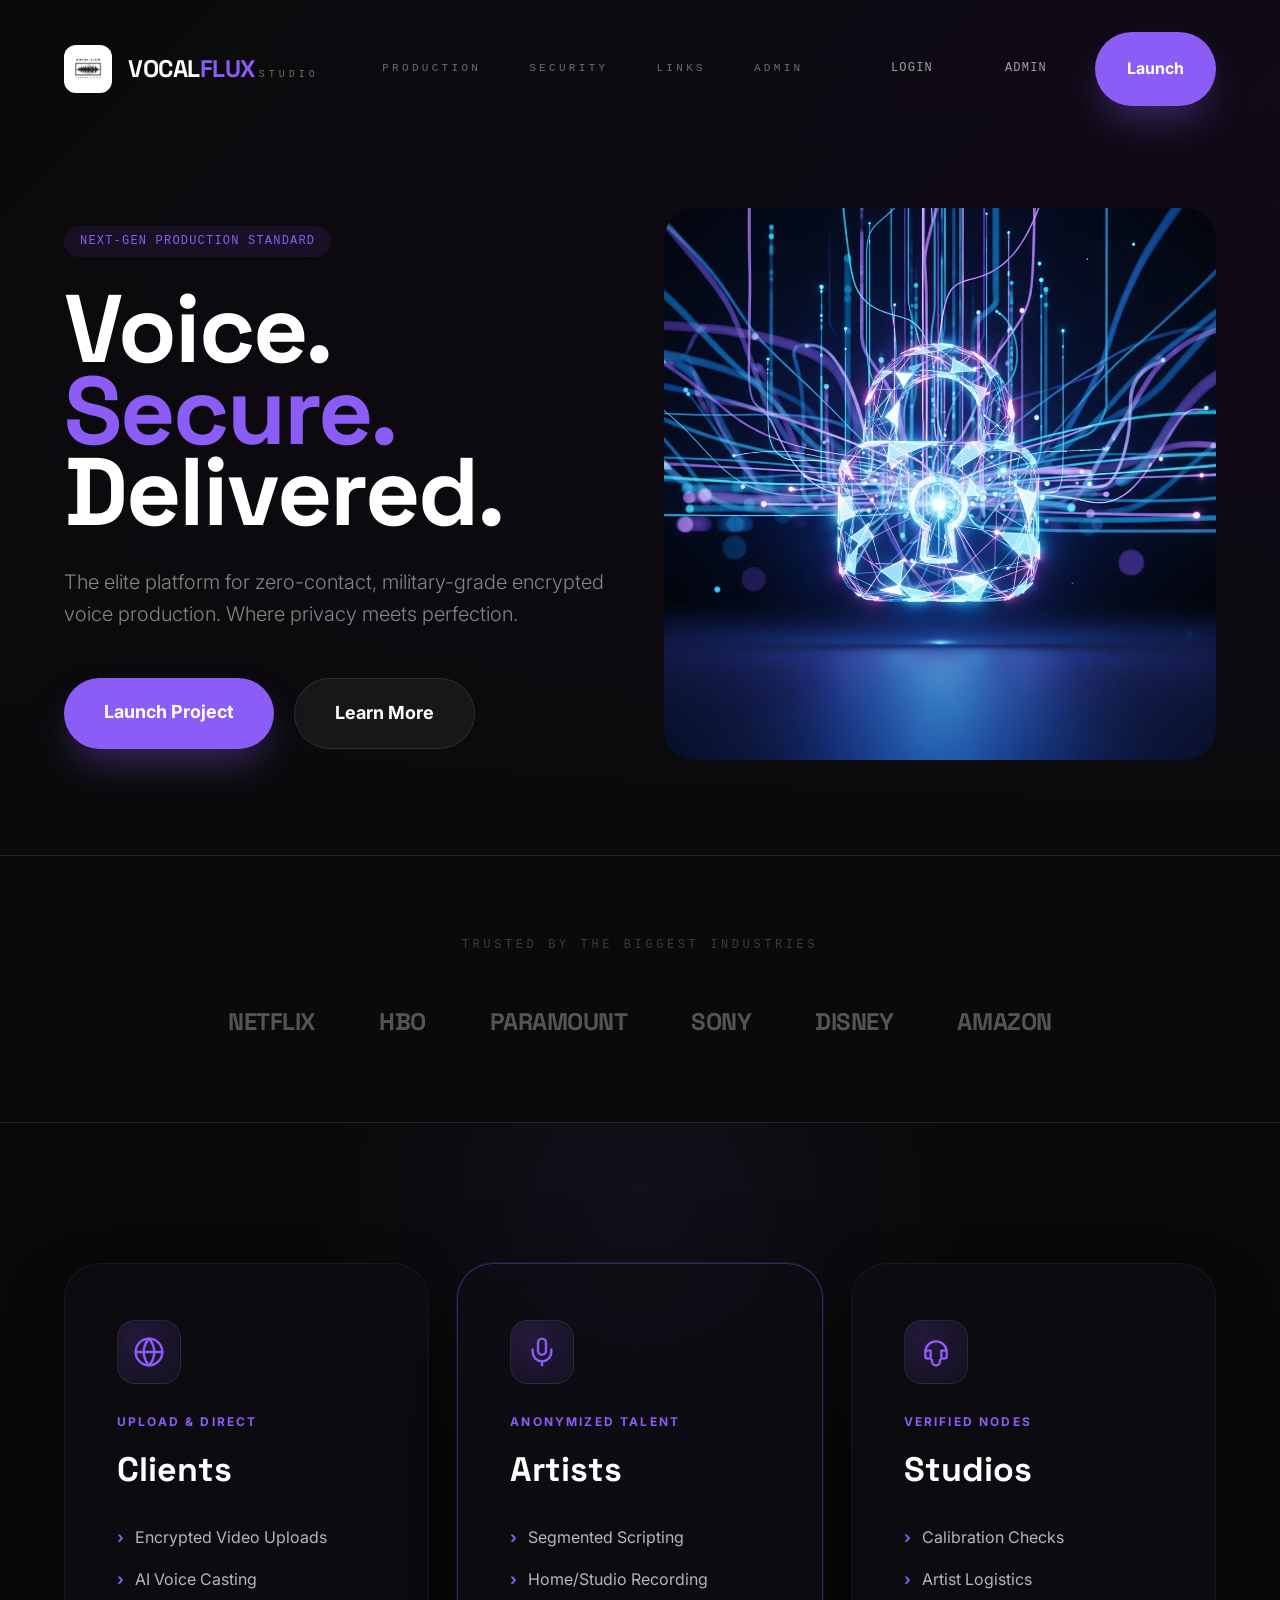
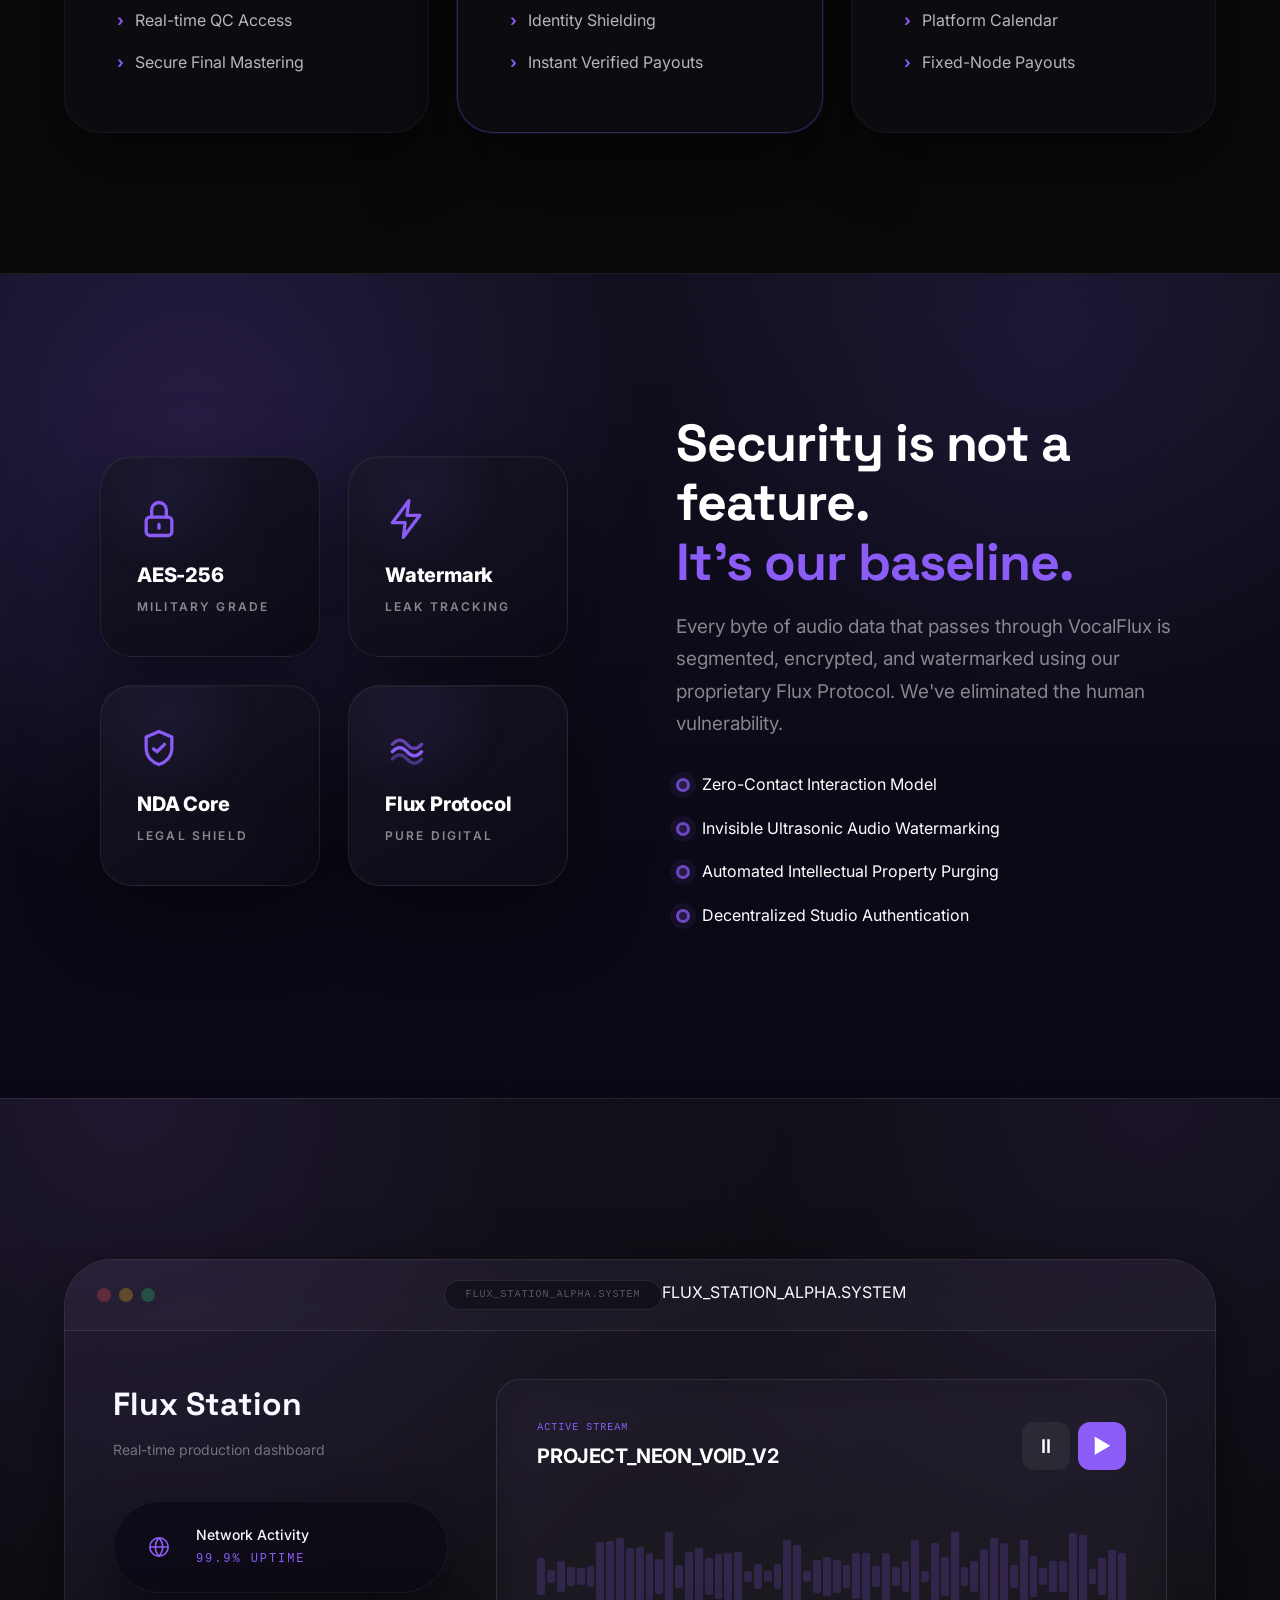
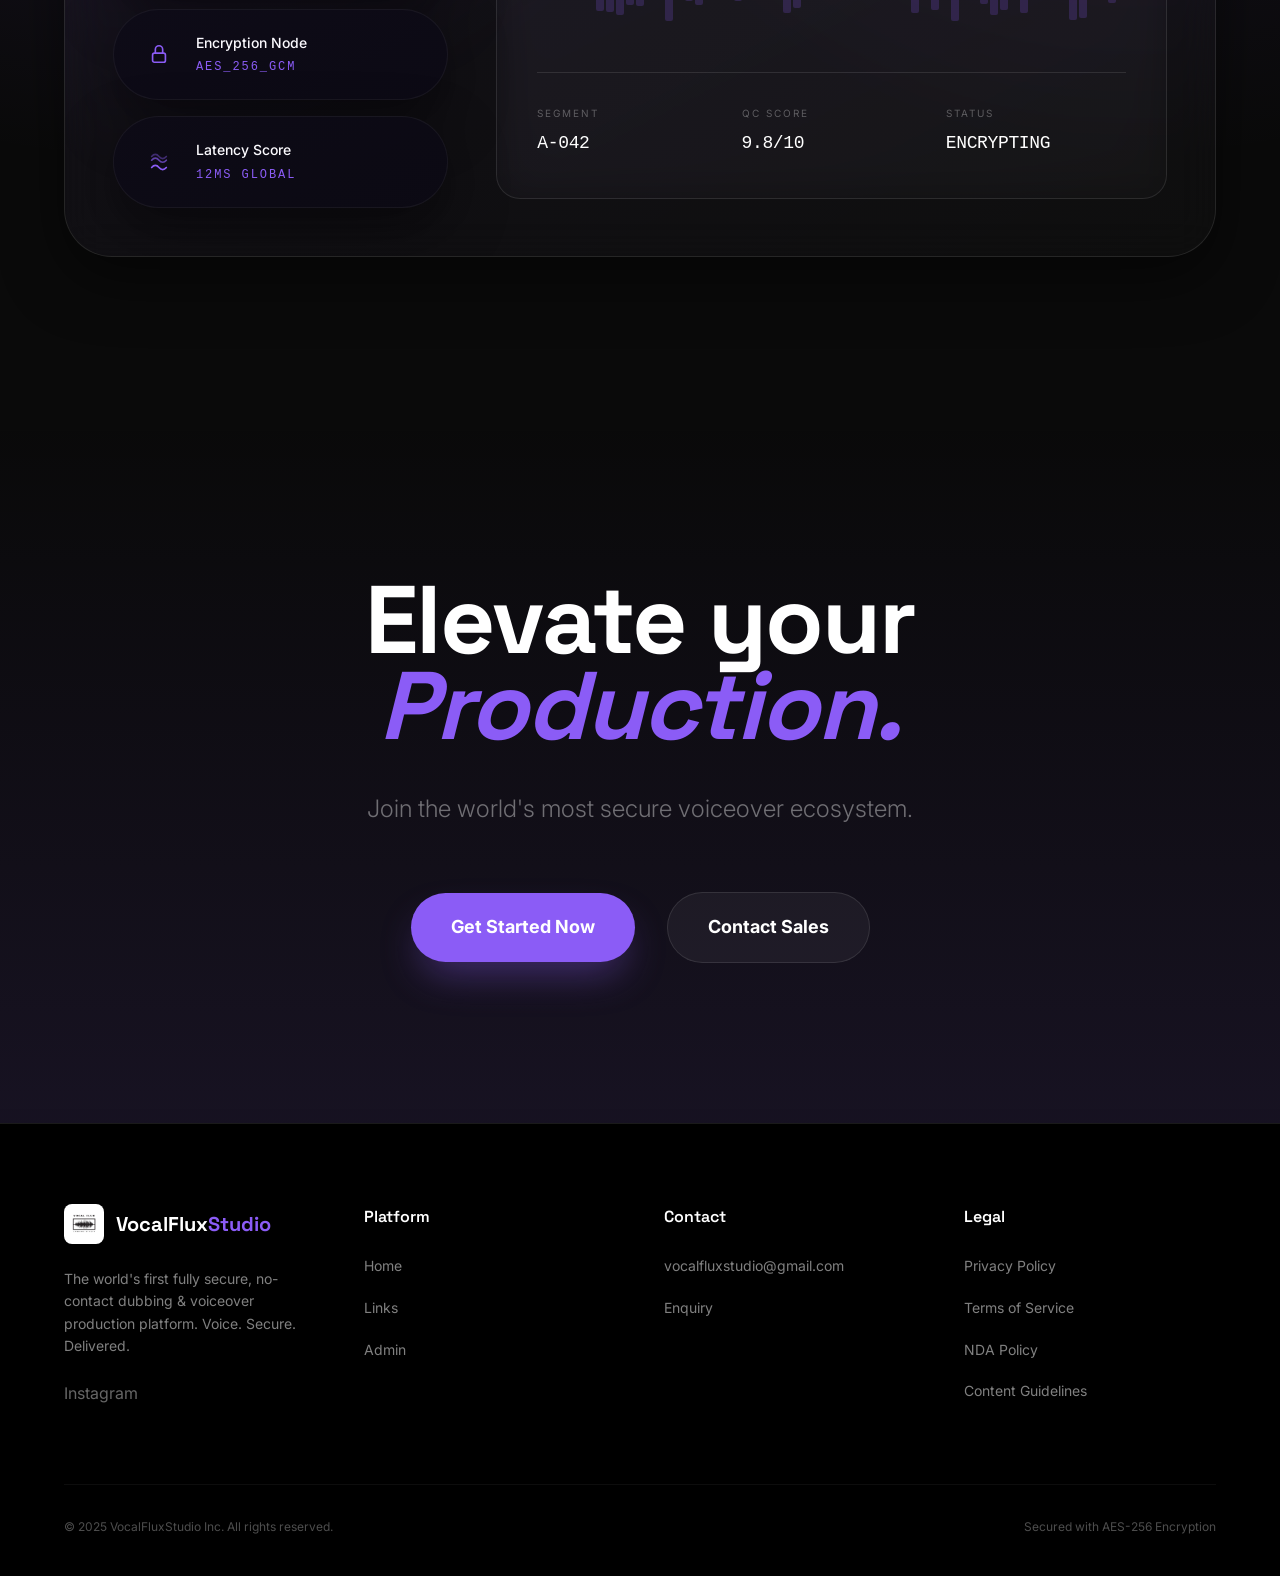
<file: index.html>
<!DOCTYPE html>
<html lang="en">
<head>
    <meta charset="UTF-8" />
    <meta name="viewport" content="width=device-width, initial-scale=1.0, maximum-scale=1" />
    <title>VocalFluxStudio | Secure Dubbing & Voiceover Platform</title>
    <meta name="description" content="VocalFluxStudio is a secure, no-contact voice dubbing marketplace. Voice. Secure. Delivered. No calls. No leaks. Just perfect dubs." />
    <link rel="icon" type="image/png" href="logo.jpg" />
    <link rel="preconnect" href="https://fonts.googleapis.com" crossorigin>
    <link rel="preconnect" href="https://fonts.gstatic.com" crossorigin>
    <link href="https://fonts.googleapis.com/css2?family=Inter:wght@100..900&family=Outfit:wght@100..900&family=Space+Grotesk:wght@300..700&display=swap" rel="stylesheet">
    <link rel="stylesheet" href="styles.css">
</head>
<body>
    <!-- Navigation -->
    <nav id="navbar" class="navbar">
        <div class="container">
            <div class="nav-content">
                <a href="index.html" class="logo">
                    <div class="logo-icon">
                        <img src="logo.jpg" alt="VocalFluxStudio">
                    </div>
                    <div class="logo-text">
                        <span class="logo-main">VOCAL<span class="logo-accent">FLUX</span></span>
                        <span class="logo-sub">Studio</span>
                    </div>
                </a>
                <div class="nav-links">
                    <a href="#how-it-works">Production</a>
                    <a href="#features">Security</a>
                    <a href="index.php">Links</a>
                    <a href="admin/login.php">Admin</a>
                </div>
                <div class="nav-actions">
                    <a href="auth.html" class="btn-ghost">Login</a>
                    <a href="admin/login.php" class="btn-ghost">Admin</a>
                    <a href="auth.html" class="btn-primary">Launch</a>
                </div>
                <button class="mobile-menu-toggle" id="mobileMenuToggle">
                    <span></span>
                    <span></span>
                    <span></span>
                </button>
            </div>
        </div>
        <!-- Mobile Menu -->
        <div class="mobile-menu" id="mobileMenu">
            <div class="mobile-menu-content">
                <a href="#how-it-works" class="mobile-link">Production</a>
                <a href="#features" class="mobile-link">Security</a>
                <a href="index.php" class="mobile-link">Links</a>
                <a href="admin/login.php" class="mobile-link">Admin</a>
                <a href="auth.html" class="btn-outline-mobile">Login</a>
                <a href="index.php" class="btn-primary-mobile">Launch Project</a>
            </div>
        </div>
    </nav>

    <!-- Hero Section -->
    <section class="hero">
        <div class="hero-background">
            <div class="hero-overlay"></div>
        </div>
        <div class="container">
            <div class="hero-content">
                <div class="hero-text">
                    <div class="badge">Next-Gen Production Standard</div>
                    <h1>Voice.<br><span class="accent">Secure.</span><br>Delivered.</h1>
                    <p>The elite platform for zero-contact, military-grade encrypted voice production. Where privacy meets perfection.</p>
                    <div class="hero-actions">
                        <a href="index.php" class="btn-primary-large">Launch Project</a>
                        <a href="#features" class="btn-outline-large">Learn More</a>
                    </div>
                </div>
                <div class="hero-image">
                    <div class="image-wrapper">
                        <img src="hero.png" alt="VocalFluxStudio Platform">
                    </div>
                </div>
            </div>
        </div>
    </section>

    <!-- Trusted By Section -->
    <section class="trusted-by">
        <div class="container">
            <p class="section-label">Trusted by the biggest industries</p>
            <div class="brands">
                <span>NETFLIX</span>
                <span>HBO</span>
                <span>PARAMOUNT</span>
                <span>SONY</span>
                <span>DISNEY</span>
                <span>AMAZON</span>
            </div>
        </div>
    </section>

    <!-- How It Works Section -->
    <section id="how-it-works" class="how-it-works">
        <div class="container">
            <div class="how-cards">
                <article class="how-card">
                    <div class="how-icon globe">
                        <svg viewBox="0 0 24 24" fill="none" stroke="currentColor" stroke-linecap="round" stroke-linejoin="round">
                            <circle cx="12" cy="12" r="10" />
                            <path d="M2 12h20" />
                            <path d="M12 2a15.3 15.3 0 0 1 4 10 15.3 15.3 0 0 1-4 10 15.3 15.3 0 0 1-4-10 15.3 15.3 0 0 1 4-10Z" />
                        </svg>
                    </div>
                    <p class="how-kicker">Upload & Direct</p>
                    <h3>Clients</h3>
                    <ul class="how-list">
                        <li>Encrypted Video Uploads</li>
                        <li>AI Voice Casting</li>
                        <li>Real-time QC Access</li>
                        <li>Secure Final Mastering</li>
                    </ul>
                </article>
                <article class="how-card featured">
                    <div class="how-icon mic">
                        <svg viewBox="0 0 24 24" fill="none" stroke="currentColor" stroke-linecap="round" stroke-linejoin="round">
                            <rect x="9" y="2" width="6" height="12" rx="3" />
                            <path d="M5 10v2a7 7 0 0 0 14 0v-2" />
                            <path d="M12 19v3" />
                        </svg>
                    </div>
                    <p class="how-kicker">Anonymized Talent</p>
                    <h3>Artists</h3>
                    <ul class="how-list">
                        <li>Segmented Scripting</li>
                        <li>Home/Studio Recording</li>
                        <li>Identity Shielding</li>
                        <li>Instant Verified Payouts</li>
                    </ul>
                </article>
                <article class="how-card">
                    <div class="how-icon headset">
                        <svg viewBox="0 0 24 24" fill="none" stroke="currentColor" stroke-linecap="round" stroke-linejoin="round">
                            <path d="M4 12a8 8 0 0 1 16 0v3a2 2 0 0 1-2 2h-2v-6h4" />
                            <path d="M4 12v3a2 2 0 0 0 2 2h2v-6H4" />
                            <path d="M9 18v1a3 3 0 0 0 6 0v-1" />
                        </svg>
                    </div>
                    <p class="how-kicker">Verified Nodes</p>
                    <h3>Studios</h3>
                    <ul class="how-list">
                        <li>Calibration Checks</li>
                        <li>Artist Logistics</li>
                        <li>Platform Calendar</li>
                        <li>Fixed-Node Payouts</li>
                    </ul>
                </article>
            </div>
        </div>
    </section>

    <!-- Security Features Section -->
    <section id="features" class="security-features">
        <div class="container">
            <div class="security-layout">
                <div class="security-left">
                    <div class="security-grid">
                        <article class="security-item">
                            <div class="security-icon" aria-hidden="true">
                                <svg viewBox="0 0 24 24" fill="none" stroke="currentColor" stroke-linecap="round" stroke-linejoin="round">
                                    <rect x="5" y="11" width="14" height="10" rx="2" />
                                    <path d="M8 11V7a4 4 0 0 1 8 0v4" />
                                    <path d="M12 15v2" />
                                </svg>
                            </div>
                            <div class="security-title">AES-256</div>
                            <div class="security-desc">Military grade</div>
                        </article>
                        <article class="security-item">
                            <div class="security-icon" aria-hidden="true">
                                <svg viewBox="0 0 24 24" fill="none" stroke="currentColor" stroke-linecap="round" stroke-linejoin="round">
                                    <path d="M13 2 4 14h7l-1 8 9-12h-7l1-8Z" />
                                </svg>
                            </div>
                            <div class="security-title">Watermark</div>
                            <div class="security-desc">Leak tracking</div>
                        </article>
                        <article class="security-item">
                            <div class="security-icon" aria-hidden="true">
                                <svg viewBox="0 0 24 24" fill="none" stroke="currentColor" stroke-linecap="round" stroke-linejoin="round">
                                    <path d="M12 3 5 6v6c0 5 3.5 8 7 9 3.5-1 7-4 7-9V6l-7-3Z" />
                                    <path d="M9 12.5 11 14l4-4" />
                                </svg>
                            </div>
                            <div class="security-title">NDA Core</div>
                            <div class="security-desc">Legal shield</div>
                        </article>
                        <article class="security-item">
                            <div class="security-icon" aria-hidden="true">
                                <svg viewBox="0 0 24 24" fill="none" stroke="currentColor" stroke-linecap="round" stroke-linejoin="round">
                                    <path d="M4 14c2.5-3 5.5-3 8 0s5.5 3 8 0" />
                                    <path d="M4 10c2.5-3 5.5-3 8 0s5.5 3 8 0" opacity="0.65" />
                                    <path d="M4 18c2.5-3 5.5-3 8 0s5.5 3 8 0" opacity="0.45" />
                                </svg>
                            </div>
                            <div class="security-title">Flux Protocol</div>
                            <div class="security-desc">Pure digital</div>
                        </article>
                    </div>
                </div>
                <div class="security-right">
                    <div class="security-heading">
                        <h2>Security is not a feature.<br><span class="accent">It's our baseline.</span></h2>
                        <p>Every byte of audio data that passes through VocalFlux is segmented, encrypted, and watermarked using our proprietary Flux Protocol. We've eliminated the human vulnerability.</p>
                    </div>
                    <ul class="security-points">
                        <li><span class="point-dot"></span>Zero-Contact Interaction Model</li>
                        <li><span class="point-dot"></span>Invisible Ultrasonic Audio Watermarking</li>
                        <li><span class="point-dot"></span>Automated Intellectual Property Purging</li>
                        <li><span class="point-dot"></span>Decentralized Studio Authentication</li>
                    </ul>
                </div>
            </div>
        </div>
    </section>

    <!-- Flux Station Dashboard Section -->
    <section class="flux-station-section">
        <div class="container">
            <div class="flux-station-card">
                <div class="flux-station-header">
                    <div class="window-controls">
                        <span class="window-dot red"></span>
                        <span class="window-dot yellow"></span>
                        <span class="window-dot green"></span>
                    </div>
                    <div class="flux-station-title">FLUX_STATION_ALPHA.SYSTEM</div>
                </div>
                <div class="flux-station-content">
                    <div class="flux-station-sidebar">
                        <div class="flux-station-info">
                            <h3>Flux Station</h3>
                            <p>Real-time production dashboard</p>
                        </div>
                        <div class="flux-station-stats">
                            <div class="flux-stat-item">
                                <div class="flux-stat-icon" aria-hidden="true">
                                    <svg viewBox="0 0 24 24" fill="none" stroke="currentColor" stroke-linecap="round" stroke-linejoin="round">
                                        <circle cx="12" cy="12" r="10" />
                                        <path d="M2 12h20" />
                                        <path d="M12 2a15.3 15.3 0 0 1 4 10 15.3 15.3 0 0 1-4 10 15.3 15.3 0 0 1-4-10 15.3 15.3 0 0 1 4-10Z" />
                                    </svg>
                                </div>
                                <div class="flux-stat-details">
                                    <div class="flux-stat-label">Network Activity</div>
                                    <div class="flux-stat-value">99.9% Uptime</div>
                                </div>
                            </div>
                            <div class="flux-stat-item">
                                <div class="flux-stat-icon" aria-hidden="true">
                                    <svg viewBox="0 0 24 24" fill="none" stroke="currentColor" stroke-linecap="round" stroke-linejoin="round">
                                        <rect x="5" y="11" width="14" height="10" rx="2" />
                                        <path d="M8 11V7a4 4 0 0 1 8 0v4" />
                                    </svg>
                                </div>
                                <div class="flux-stat-details">
                                    <div class="flux-stat-label">Encryption Node</div>
                                    <div class="flux-stat-value">AES_256_GCM</div>
                                </div>
                            </div>
                            <div class="flux-stat-item">
                                <div class="flux-stat-icon" aria-hidden="true">
                                    <svg viewBox="0 0 24 24" fill="none" stroke="currentColor" stroke-linecap="round" stroke-linejoin="round">
                                        <path d="M4 18c2.5-3 5.5-3 8 0s5.5 3 8 0" />
                                        <path d="M4 10c2.5-3 5.5-3 8 0s5.5 3 8 0" opacity="0.65" />
                                        <path d="M4 6c2.5-3 5.5-3 8 0s5.5 3 8 0" opacity="0.4" />
                                    </svg>
                                </div>
                                <div class="flux-stat-details">
                                    <div class="flux-stat-label">Latency Score</div>
                                    <div class="flux-stat-value">12ms GLOBAL</div>
                                </div>
                            </div>
                        </div>
                    </div>
                    <div class="flux-station-main">
                        <div class="flux-station-panel">
                            <div class="flux-panel-header">
                                <div>
                                    <div class="flux-panel-label">Active Stream</div>
                                    <div class="flux-panel-title">PROJECT_NEON_VOID_V2</div>
                                </div>
                                <div class="flux-panel-actions">
                                    <div class="flux-action-btn">⏸</div>
                                    <div class="flux-action-btn primary">▶</div>
                                </div>
                            </div>
                            <div class="flux-audio-visualizer">
                                <div class="audio-bars" id="audioBars"></div>
                            </div>
                            <div class="flux-panel-stats">
                                <div class="flux-panel-stat">
                                    <div class="flux-panel-stat-label">Segment</div>
                                    <div class="flux-panel-stat-value">A-042</div>
                                </div>
                                <div class="flux-panel-stat">
                                    <div class="flux-panel-stat-label">QC Score</div>
                                    <div class="flux-panel-stat-value">9.8/10</div>
                                </div>
                                <div class="flux-panel-stat">
                                    <div class="flux-panel-stat-label">Status</div>
                                    <div class="flux-panel-stat-value">ENCRYPTING</div>
                                </div>
                            </div>
                        </div>
                    </div>
                </div>
            </div>
        </div>
    </section>

    <!-- CTA Section -->
    <section class="cta-section">
        <div class="container">
            <h2>Elevate your<br><span class="accent italic">Production.</span></h2>
            <p>Join the world's most secure voiceover ecosystem.</p>
            <div class="cta-actions">
                <a href="auth.html" class="btn-primary-large">Get Started Now</a>
                <a href="index.php#enquiry" class="btn-outline-large">Contact Sales</a>
            </div>
        </div>
    </section>

    <!-- Footer -->
    <footer class="footer">
        <div class="container">
            <div class="footer-content">
                <div class="footer-col">
                    <a href="index.html" class="footer-logo">
                        <img src="logo.jpg" alt="VocalFluxStudio" style="width: 40px; height: 40px; border-radius: 8px;">
                        <span>VocalFlux<span class="accent">Studio</span></span>
                    </a>
                    <p>The world's first fully secure, no-contact dubbing & voiceover production platform. Voice. Secure. Delivered.</p>
                    <div class="social-links">
                        <a href="https://www.instagram.com/vocalflux_studio" target="_blank" rel="noopener noreferrer">Instagram</a>
                    </div>
                </div>
                <div class="footer-col">
                    <h4>Platform</h4>
                    <ul>
                        <li><a href="index.html">Home</a></li>
                        <li><a href="index.php">Links</a></li>
                        <li><a href="admin/login.php">Admin</a></li>
                    </ul>
                </div>
                <div class="footer-col">
                    <h4>Contact</h4>
                    <ul>
                        <li><a href="mailto:vocalfluxstudio@gmail.com">vocalfluxstudio@gmail.com</a></li>
                        <li><a href="index.php#enquiry">Enquiry</a></li>
                    </ul>
                </div>
                <div class="footer-col">
                    <h4>Legal</h4>
                    <ul>
                        <li><a href="#privacy">Privacy Policy</a></li>
                        <li><a href="#terms">Terms of Service</a></li>
                        <li><a href="#nda">NDA Policy</a></li>
                        <li><a href="#guidelines">Content Guidelines</a></li>
                    </ul>
                </div>
            </div>
            <div class="footer-bottom">
                <p>© 2025 VocalFluxStudio Inc. All rights reserved.</p>
                <p>Secured with AES-256 Encryption</p>
            </div>
        </div>
    </footer>

    <script src="script.js"></script>
</body>
</html>
</file>
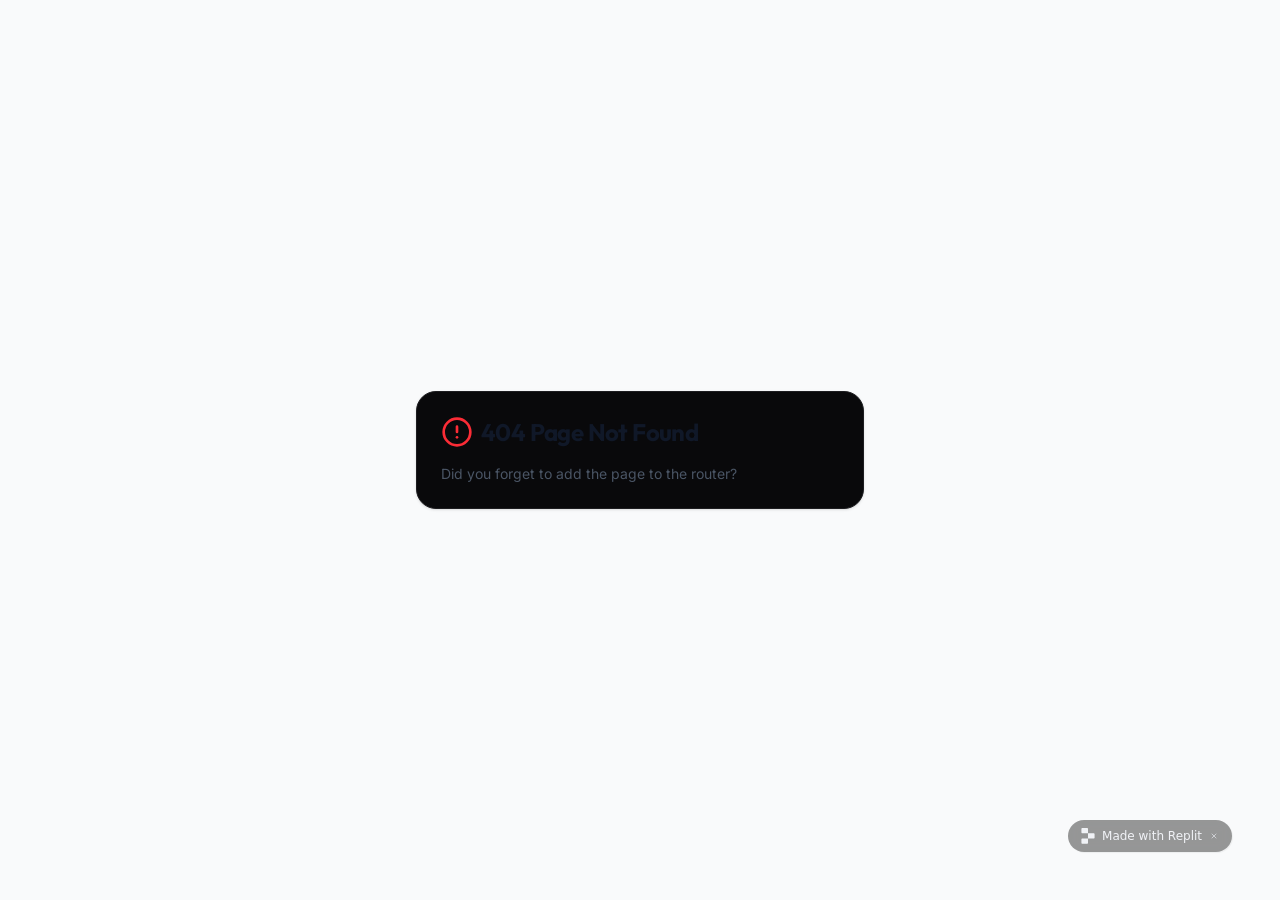
<file: clone/index.html>
<!DOCTYPE html>
<html lang="en">
  <head>
    <meta charset="UTF-8" />
    <meta name="viewport" content="width=device-width, initial-scale=1.0, maximum-scale=1" />

    <title>VocalFluxStudio | Secure Dubbing & Voiceover Platform</title>
    <meta name="description" content="VocalFluxStudio is a secure, no-contact voice dubbing marketplace. Voice. Secure. Delivered. No calls. No leaks. Just perfect dubs." />

    <meta property="og:title" content="VocalFluxStudio | Secure Dubbing Platform" />
    <meta property="og:description" content="Secure, no-contact voice dubbing marketplace. End-to-End Encrypted. Verified Studios." />
    <meta property="og:type" content="website" />
    <meta property="og:image" content="opengraph.jpg" />
    <meta name="twitter:card" content="summary_large_image" />
    <meta name="twitter:site" content="@VocalFluxStudio" />
    <meta name="twitter:title" content="VocalFluxStudio" />
    <meta name="twitter:description" content="Voice. Secure. Delivered. The professional platform for voiceovers and dubbing." />
    <meta name="twitter:image" content="opengraph.jpg" />

    <link rel="icon" type="image/png" href="favicon.png" />
    
    <!-- Ultra-Robust Font Loading -->
    <link rel="preconnect" href="https://fonts.googleapis.com" crossorigin>
    <link rel="preconnect" href="https://fonts.gstatic.com" crossorigin>
    <link href="https://fonts.googleapis.com/css2?family=Inter:wght@100..900&family=Outfit:wght@100..900&family=Space+Grotesk:wght@300..700&display=swap" rel="stylesheet" media="print" onload="this.media='all'">
    <noscript>
      <link href="https://fonts.googleapis.com/css2?family=Inter:wght@100..900&family=Outfit:wght@100..900&family=Space+Grotesk:wght@300..700&display=swap" rel="stylesheet">
    </noscript>
    <script type="module" crossorigin src="index-DhjGQhTn.js"></script>
    <link rel="stylesheet" crossorigin href="index-BLpfRZgO.css">
  </head>
  <body>
    <div id="root"></div>
  <script src="replit-pill.global.js" data-referral-code="n1iaxb34mnr5" data-repl-id="b7fa5604-c000-465d-a30b-2af49e72dc2f"></script></body>
</html>
</file>
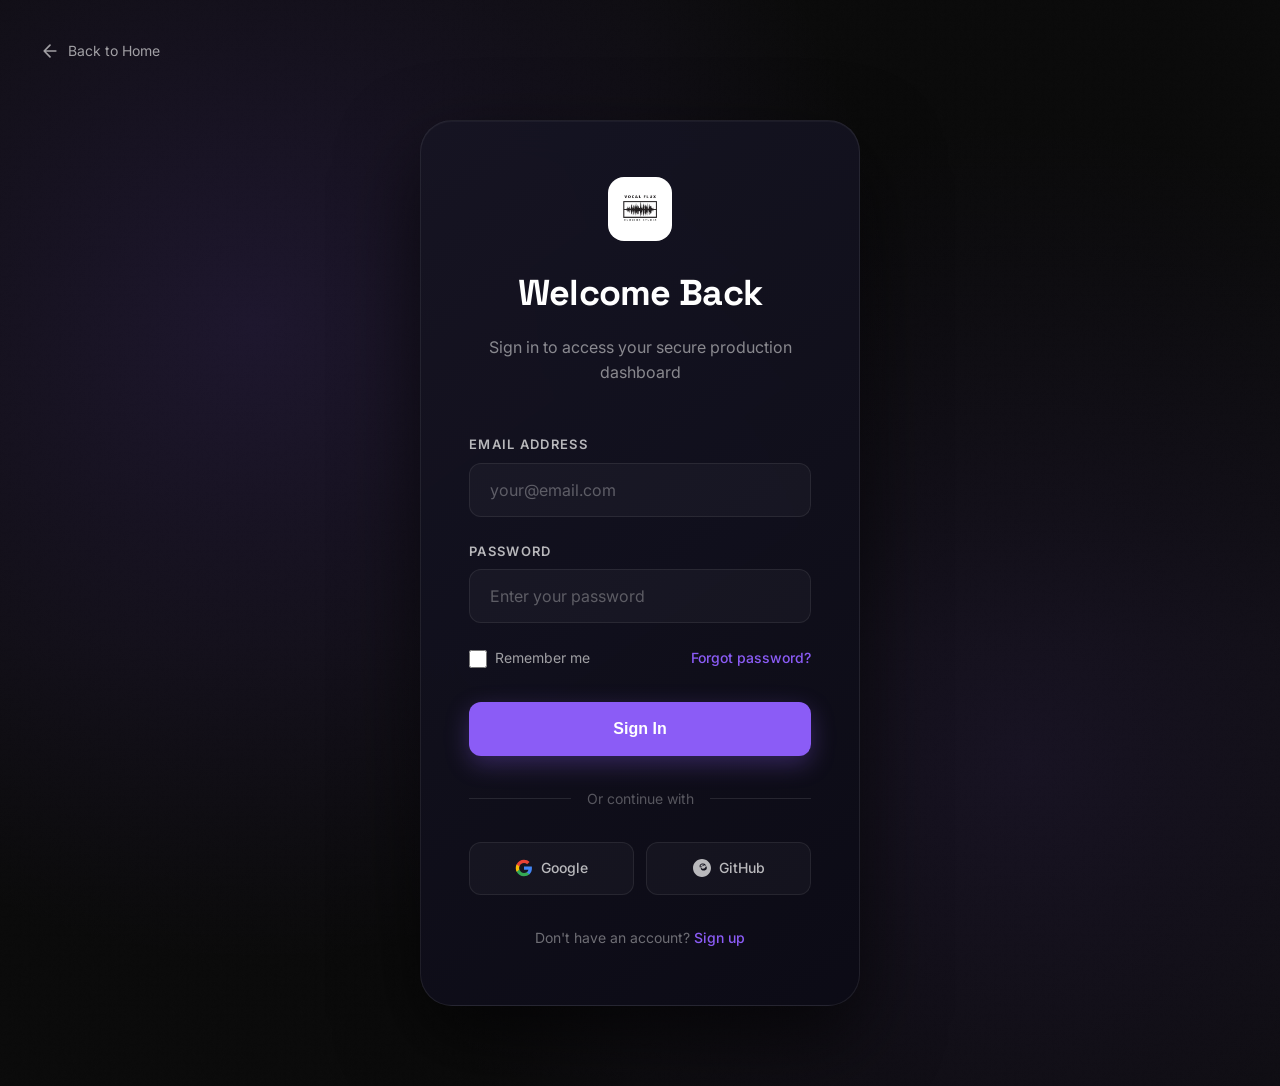
<file: auth.html>
<!DOCTYPE html>
<html lang="en">
<head>
    <meta charset="UTF-8" />
    <meta name="viewport" content="width=device-width, initial-scale=1.0, maximum-scale=1" />
    <title>Login | VocalFluxStudio</title>
    <meta name="description" content="Login to VocalFluxStudio - Secure Dubbing & Voiceover Platform" />
    <link rel="icon" type="image/png" href="logo.jpg" />
    <link rel="preconnect" href="https://fonts.googleapis.com" crossorigin>
    <link rel="preconnect" href="https://fonts.gstatic.com" crossorigin>
    <link href="https://fonts.googleapis.com/css2?family=Inter:wght@100..900&family=Outfit:wght@100..900&family=Space+Grotesk:wght@300..700&display=swap" rel="stylesheet">
    <link rel="stylesheet" href="styles.css">
    <style>
        .auth-page {
            min-height: 100vh;
            display: flex;
            align-items: center;
            justify-content: center;
            padding: 120px 24px 80px;
            position: relative;
            overflow: hidden;
        }

        .auth-background {
            position: absolute;
            inset: 0;
            background:
                radial-gradient(circle at 20% 30%, rgba(139, 92, 246, 0.15), transparent 50%),
                radial-gradient(circle at 80% 70%, rgba(139, 92, 246, 0.1), transparent 50%),
                var(--background);
            z-index: 0;
        }

        .auth-background::before {
            content: '';
            position: absolute;
            inset: 0;
            background: url('[data-uri]') repeat;
            opacity: 0.4;
            pointer-events: none;
        }

        .auth-container {
            position: relative;
            z-index: 1;
            width: 100%;
            max-width: 440px;
        }

        .auth-card {
            background: linear-gradient(145deg, rgba(22, 21, 35, 0.95), rgba(12, 11, 22, 0.98));
            border: 1px solid rgba(255, 255, 255, 0.08);
            border-radius: 32px;
            padding: 56px 48px;
            box-shadow:
                0 32px 80px rgba(0, 0, 0, 0.6),
                inset 0 1px 0 rgba(255, 255, 255, 0.04);
            backdrop-filter: blur(20px);
            -webkit-backdrop-filter: blur(20px);
            position: relative;
            overflow: hidden;
        }

        .auth-card::before {
            content: '';
            position: absolute;
            top: -50%;
            right: -50%;
            width: 300px;
            height: 300px;
            background: radial-gradient(circle, rgba(139, 92, 246, 0.15), transparent 70%);
            filter: blur(60px);
            pointer-events: none;
        }

        .auth-header {
            text-align: center;
            margin-bottom: 48px;
        }

        .auth-logo {
            display: inline-flex;
            align-items: center;
            justify-content: center;
            width: 64px;
            height: 64px;
            border-radius: 16px;
            background: white;
            padding: 8px;
            margin-bottom: 24px;
        }

        .auth-logo img {
            width: 100%;
            height: 100%;
            object-fit: contain;
        }

        .auth-header h1 {
            font-size: 36px;
            font-weight: 900;
            margin-bottom: 12px;
            font-family: 'Space Grotesk', sans-serif;
            letter-spacing: -0.02em;
        }

        .auth-header p {
            color: var(--white-50);
            font-size: 16px;
            line-height: 1.6;
        }

        .auth-form {
            display: flex;
            flex-direction: column;
            gap: 24px;
        }

        .form-group {
            display: flex;
            flex-direction: column;
            gap: 8px;
        }

        .form-label {
            font-size: 13px;
            font-weight: 600;
            color: var(--white-70);
            text-transform: uppercase;
            letter-spacing: 0.1em;
        }

        .form-input {
            width: 100%;
            padding: 16px 20px;
            background: rgba(255, 255, 255, 0.03);
            border: 1px solid rgba(255, 255, 255, 0.08);
            border-radius: 12px;
            color: var(--foreground);
            font-size: 16px;
            font-family: 'Inter', sans-serif;
            transition: all 0.3s ease;
        }

        .form-input:focus {
            outline: none;
            border-color: rgba(139, 92, 246, 0.5);
            background: rgba(255, 255, 255, 0.05);
            box-shadow: 0 0 0 3px rgba(139, 92, 246, 0.1);
        }

        .form-input::placeholder {
            color: var(--white-30);
        }

        .form-options {
            display: flex;
            justify-content: space-between;
            align-items: center;
            font-size: 14px;
        }

        .form-checkbox {
            display: flex;
            align-items: center;
            gap: 8px;
            cursor: pointer;
        }

        .form-checkbox input[type="checkbox"] {
            width: 18px;
            height: 18px;
            accent-color: var(--primary);
            cursor: pointer;
        }

        .form-checkbox label {
            color: var(--white-60);
            cursor: pointer;
        }

        .form-link {
            color: var(--primary);
            text-decoration: none;
            font-weight: 500;
            transition: color 0.3s;
        }

        .form-link:hover {
            color: rgba(139, 92, 246, 0.8);
        }

        .auth-submit {
            width: 100%;
            padding: 18px 32px;
            background: var(--primary);
            color: var(--foreground);
            border: none;
            border-radius: 12px;
            font-size: 16px;
            font-weight: 700;
            cursor: pointer;
            transition: all 0.3s ease;
            box-shadow: 0 8px 24px rgba(139, 92, 246, 0.3);
            margin-top: 8px;
        }

        .auth-submit:hover {
            background: rgba(139, 92, 246, 0.9);
            transform: translateY(-2px);
            box-shadow: 0 12px 32px rgba(139, 92, 246, 0.4);
        }

        .auth-submit:active {
            transform: translateY(0);
        }

        .auth-divider {
            display: flex;
            align-items: center;
            gap: 16px;
            margin: 32px 0;
            color: var(--white-30);
            font-size: 14px;
        }

        .auth-divider::before,
        .auth-divider::after {
            content: '';
            flex: 1;
            height: 1px;
            background: rgba(255, 255, 255, 0.1);
        }

        .auth-social {
            display: grid;
            grid-template-columns: repeat(2, 1fr);
            gap: 12px;
        }

        .social-btn {
            padding: 14px 20px;
            background: rgba(255, 255, 255, 0.03);
            border: 1px solid rgba(255, 255, 255, 0.08);
            border-radius: 12px;
            color: var(--white-70);
            font-size: 14px;
            font-weight: 500;
            cursor: pointer;
            transition: all 0.3s ease;
            display: flex;
            align-items: center;
            justify-content: center;
            gap: 8px;
            text-decoration: none;
        }

        .social-btn:hover {
            background: rgba(255, 255, 255, 0.06);
            border-color: rgba(255, 255, 255, 0.12);
            transform: translateY(-2px);
        }

        .auth-footer {
            text-align: center;
            margin-top: 32px;
            color: var(--white-40);
            font-size: 14px;
        }

        .auth-footer a {
            color: var(--primary);
            text-decoration: none;
            font-weight: 500;
        }

        .auth-footer a:hover {
            text-decoration: underline;
        }

        .back-link {
            position: absolute;
            top: 40px;
            left: 40px;
            display: flex;
            align-items: center;
            gap: 8px;
            color: var(--white-60);
            text-decoration: none;
            font-size: 14px;
            transition: color 0.3s;
            z-index: 10;
        }

        .back-link:hover {
            color: var(--primary);
        }

        @media (max-width: 640px) {
            .auth-card {
                padding: 40px 32px;
            }

            .auth-header h1 {
                font-size: 28px;
            }

            .back-link {
                top: 24px;
                left: 24px;
            }
        }
    </style>
</head>
<body>
    <a href="index.html" class="back-link">
        <svg width="20" height="20" viewBox="0 0 24 24" fill="none" stroke="currentColor" stroke-width="2" stroke-linecap="round" stroke-linejoin="round">
            <path d="M19 12H5M12 19l-7-7 7-7"/>
        </svg>
        Back to Home
    </a>

    <div class="auth-page">
        <div class="auth-background"></div>
        <div class="auth-container">
            <div class="auth-card">
                <div class="auth-header">
                    <div class="auth-logo">
                        <img src="logo.jpg" alt="VocalFluxStudio">
                    </div>
                    <h1>Welcome Back</h1>
                    <p>Sign in to access your secure production dashboard</p>
                </div>

                <form method="post" action="action.php" class="auth-form" id="loginForm">
                    <div class="form-group">
                        <label for="email" class="form-label">Email Address</label>
                        <input 
                            type="email" 
                            id="email" 
                            name="email" 
                            class="form-input" 
                            placeholder="your@email.com"
                            required
                            autocomplete="email"
                        >
                    </div>

                    <div class="form-group">
                        <label for="password" class="form-label">Password</label>
                        <input 
                            type="password" 
                            id="password" 
                            name="password" 
                            class="form-input" 
                            placeholder="Enter your password"
                            required
                            autocomplete="current-password"
                        >
                    </div>

                    <div class="form-options">
                        <div class="form-checkbox">
                            <input type="checkbox" id="remember" name="remember">
                            <label for="remember">Remember me</label>
                        </div>
                        <a href="#" class="form-link">Forgot password?</a>
                    </div>

                    <button type="submit" class="auth-submit">Sign In</button>
                </form>

                <div class="auth-divider">
                    <span>Or continue with</span>
                </div>

                <div class="auth-social">
                    <a href="#" class="social-btn">
                        <svg width="18" height="18" viewBox="0 0 24 24" fill="currentColor">
                            <path d="M22.56 12.25c0-.78-.07-1.53-.2-2.25H12v4.26h5.92c-.26 1.37-1.04 2.53-2.21 3.31v2.77h3.57c2.08-1.92 3.28-4.74 3.28-8.09z" fill="#4285F4"/>
                            <path d="M12 23c2.97 0 5.46-.98 7.28-2.66l-3.57-2.77c-.98.66-2.23 1.06-3.71 1.06-2.86 0-5.29-1.93-6.16-4.53H2.18v2.84C3.99 20.53 7.7 23 12 23z" fill="#34A853"/>
                            <path d="M5.84 14.09c-.22-.66-.35-1.36-.35-2.09s.13-1.43.35-2.09V7.07H2.18C1.43 8.55 1 10.22 1 12s.43 3.45 1.18 4.93l2.85-2.22.81-.62z" fill="#FBBC05"/>
                            <path d="M12 5.38c1.62 0 3.06.56 4.21 1.64l3.15-3.15C17.45 2.09 14.97 1 12 1 7.7 1 3.99 3.47 2.18 7.07l3.66 2.84c.87-2.6 3.3-4.53 6.16-4.53z" fill="#EA4335"/>
                        </svg>
                        Google
                    </a>
                    <a href="#" class="social-btn">
                        <svg width="18" height="18" viewBox="0 0 24 24" fill="currentColor">
                            <path d="M12 0C5.374 0 0 5.373 0 12s5.374 12 12 12 12-5.373 12-12S18.626 0 12 0zm5.568 8.16c-.169 1.858-.896 3.205-2.051 4.038-.577.417-1.305.643-2.117.643-.448 0-.896-.075-1.27-.225-.373-.15-.708-.375-.896-.643-.188-.3-.3-.6-.3-.975 0-.375.15-.675.375-.9.225-.225.525-.375.9-.45.375-.075.75-.15 1.125-.225.3-.075.6-.15.825-.225.225-.075.375-.225.45-.45.075-.225.075-.45 0-.675-.075-.225-.225-.375-.45-.525-.225-.15-.525-.225-.9-.3-.375-.075-.825-.075-1.275 0-.45.075-.825.225-1.125.45-.3.225-.525.525-.6.9-.075.375-.075.75.075 1.125v1.35h-1.5v-1.8c0-.6.15-1.125.45-1.575.3-.45.675-.825 1.125-1.125.45-.3.975-.45 1.575-.525.6-.075 1.2-.075 1.8 0 .6.075 1.125.225 1.575.45.45.225.825.525 1.125.9.3.375.45.825.525 1.35.075.525.075 1.05 0 1.575zm-1.35 6.75c-.3.225-.675.375-1.125.45-.45.075-.975.075-1.5 0-.525-.075-1.05-.225-1.5-.45-.45-.225-.825-.525-1.125-.9-.3-.375-.45-.825-.525-1.35-.075-.525-.075-1.05 0-1.575.075-.525.225-.975.525-1.35.3-.375.675-.675 1.125-.9.45-.225.975-.375 1.5-.45.525-.075 1.05-.075 1.575 0 .525.075 1.05.225 1.5.45.45.225.825.525 1.125.9.3.375.45.825.525 1.35.075.525.075 1.05 0 1.575-.075.525-.225.975-.525 1.35z"/>
                        </svg>
                        GitHub
                    </a>
                </div>

                <div class="auth-footer">
                    Don't have an account? <a href="#">Sign up</a>
                </div>
            </div>
        </div>
    </div>

</body>
</html>
</file>
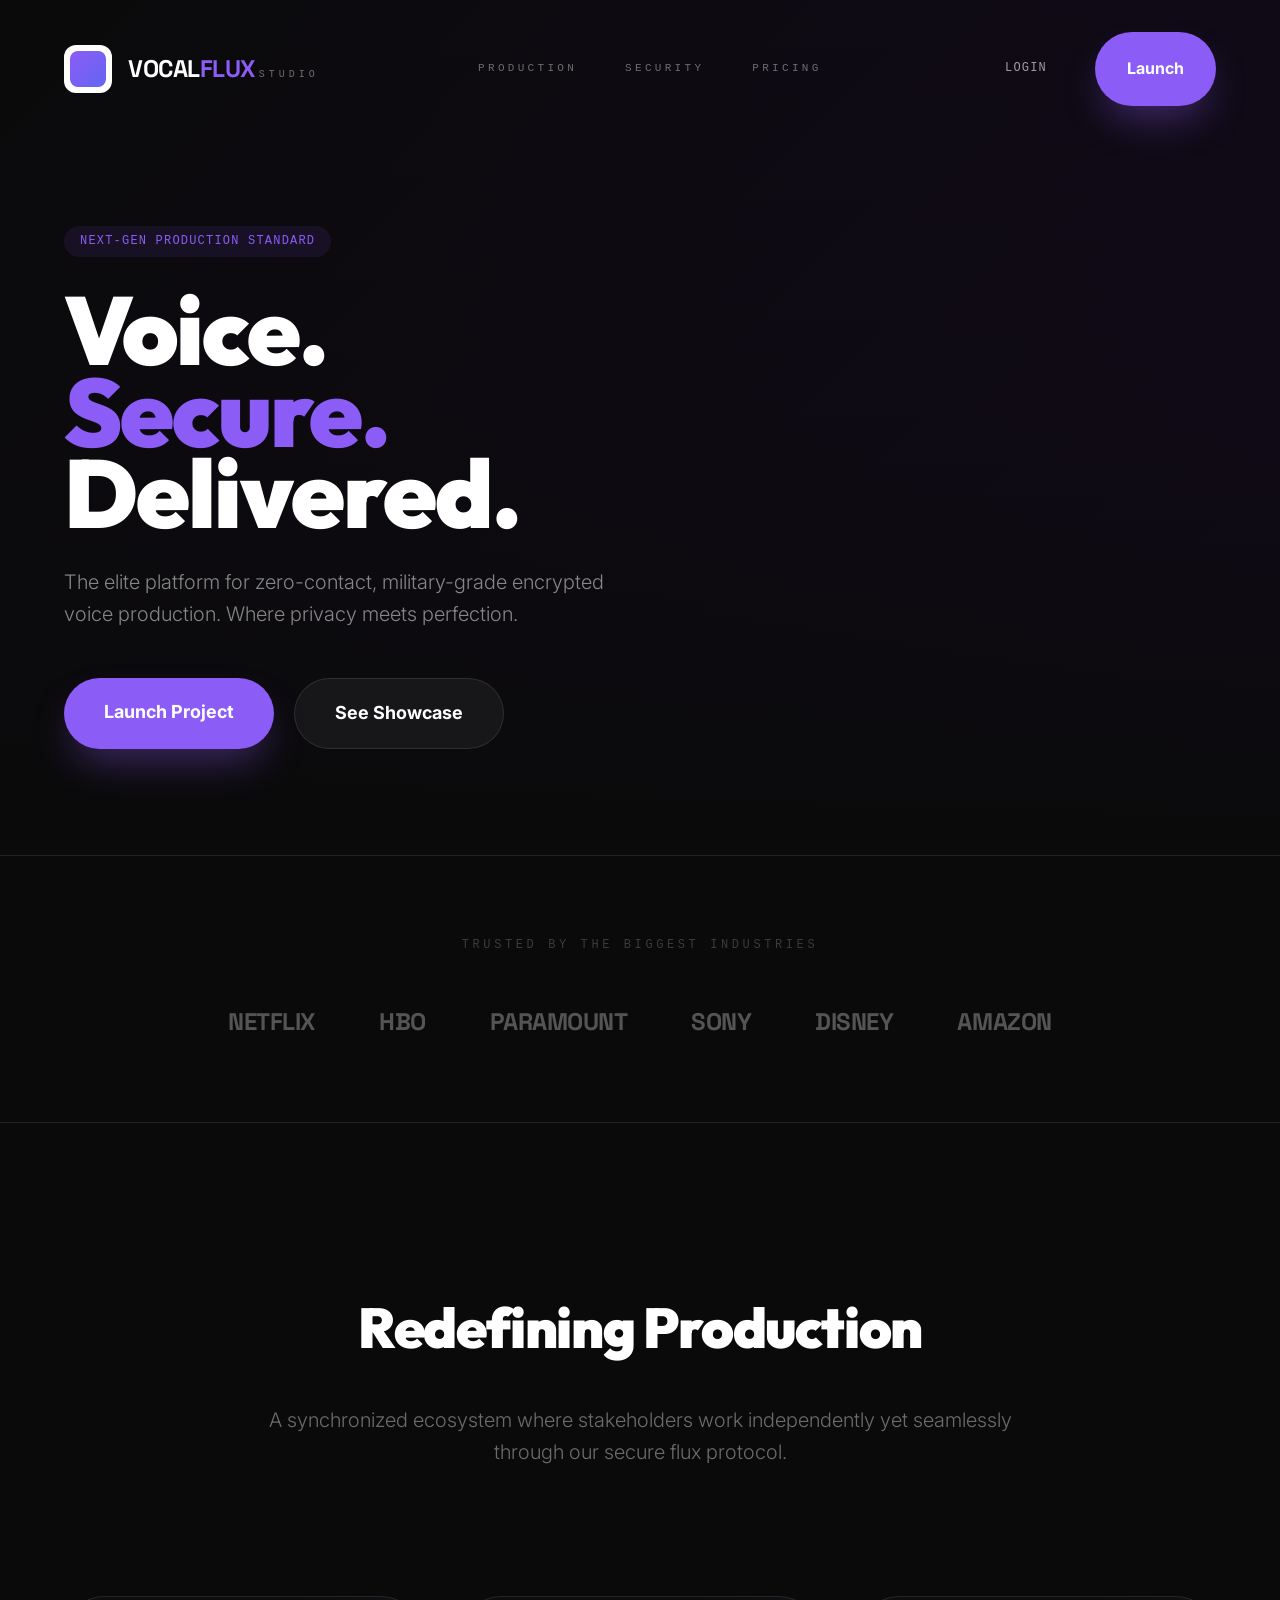
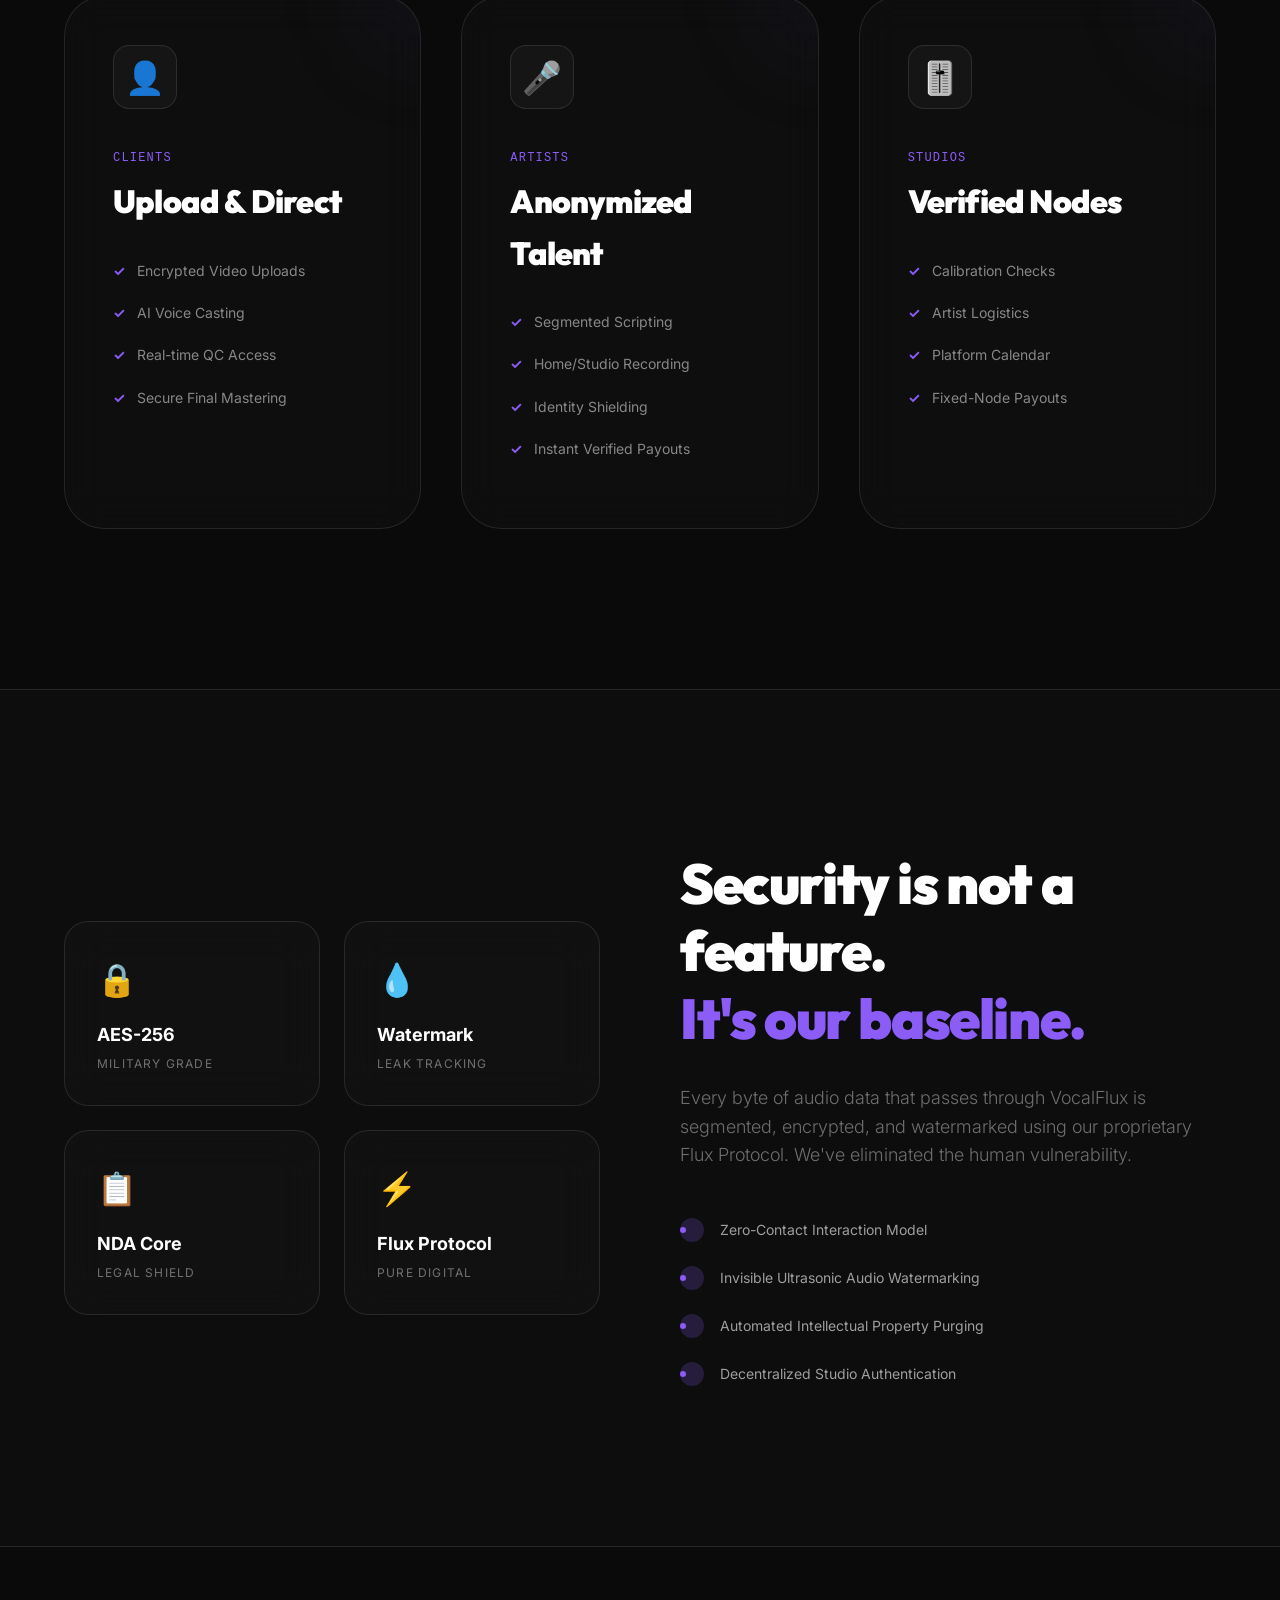
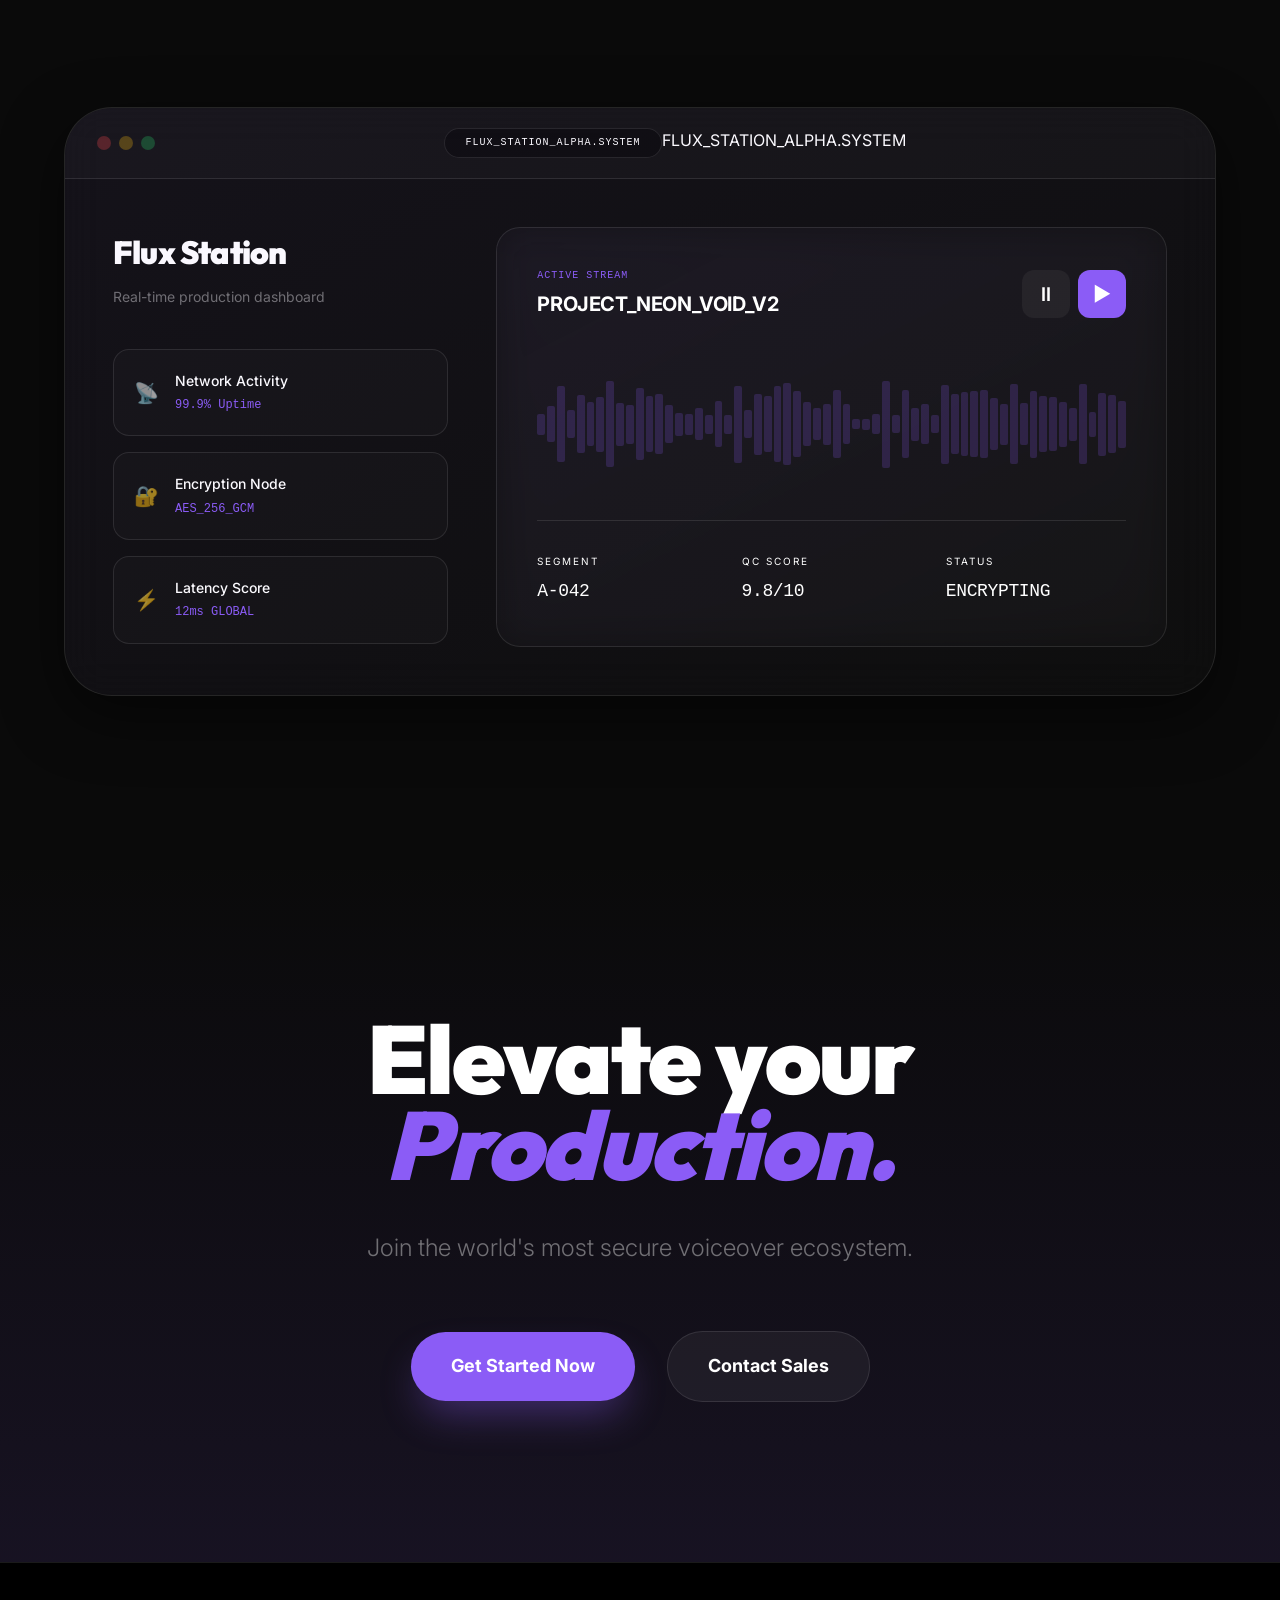
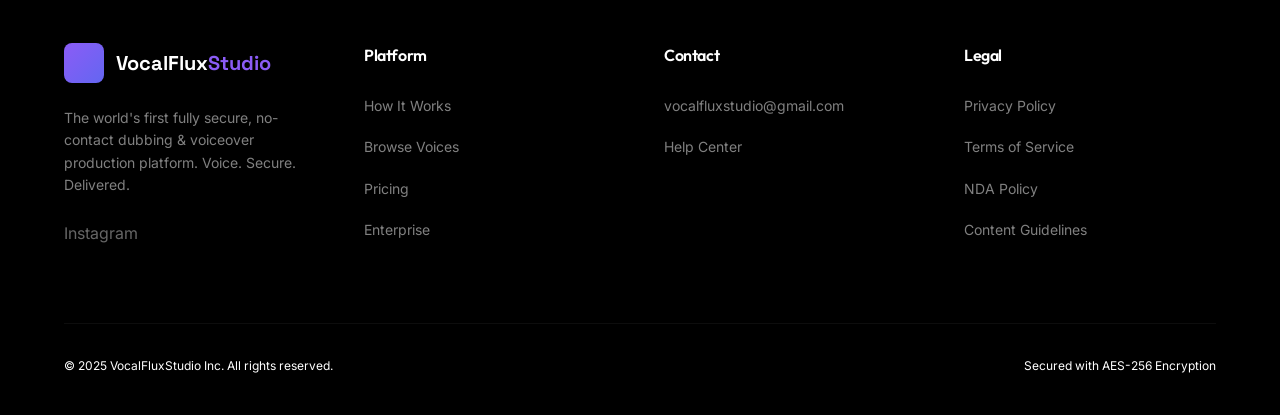
<file: clone/index-static.html>
<!DOCTYPE html>
<html lang="en">
<head>
    <meta charset="UTF-8" />
    <meta name="viewport" content="width=device-width, initial-scale=1.0, maximum-scale=1" />
    <title>VocalFluxStudio | Secure Dubbing & Voiceover Platform</title>
    <meta name="description" content="VocalFluxStudio is a secure, no-contact voice dubbing marketplace. Voice. Secure. Delivered. No calls. No leaks. Just perfect dubs." />
    <link rel="icon" type="image/png" href="favicon.png" />
    <link rel="preconnect" href="https://fonts.googleapis.com" crossorigin>
    <link rel="preconnect" href="https://fonts.gstatic.com" crossorigin>
    <link href="https://fonts.googleapis.com/css2?family=Inter:wght@100..900&family=Outfit:wght@100..900&family=Space+Grotesk:wght@300..700&display=swap" rel="stylesheet">
    <link rel="stylesheet" href="index-BLpfRZgO.css">
    <link rel="stylesheet" href="static-styles.css">
</head>
<body>
    <!-- Navigation -->
    <nav id="navbar" class="navbar">
        <div class="container">
            <div class="nav-content">
                <a href="/" class="logo">
                    <div class="logo-icon">
                        <div style="width: 100%; height: 100%; background: linear-gradient(135deg, #8b5cf6 0%, #6366f1 100%); border-radius: 8px;"></div>
                    </div>
                    <div class="logo-text">
                        <span class="logo-main">VOCAL<span class="logo-accent">FLUX</span></span>
                        <span class="logo-sub">Studio</span>
                    </div>
                </a>
                <div class="nav-links">
                    <a href="#how-it-works">Production</a>
                    <a href="#features">Security</a>
                    <a href="#pricing">Pricing</a>
                </div>
                <div class="nav-actions">
                    <a href="/auth" class="btn-ghost">Login</a>
                    <a href="/auth" class="btn-primary">Launch</a>
                </div>
                <button class="mobile-menu-toggle" id="mobileMenuToggle">
                    <span></span>
                    <span></span>
                    <span></span>
                </button>
            </div>
        </div>
        <!-- Mobile Menu -->
        <div class="mobile-menu" id="mobileMenu">
            <div class="mobile-menu-content">
                <a href="#how-it-works" class="mobile-link">Production</a>
                <a href="#features" class="mobile-link">Security</a>
                <a href="#pricing" class="mobile-link">Pricing</a>
                <a href="/auth" class="btn-outline-mobile">Login</a>
                <a href="/auth" class="btn-primary-mobile">Launch Project</a>
            </div>
        </div>
    </nav>

    <!-- Hero Section -->
    <section class="hero">
        <div class="hero-background">
            <div class="hero-overlay"></div>
        </div>
        <div class="container">
            <div class="hero-content">
                <div class="hero-text">
                    <div class="badge">Next-Gen Production Standard</div>
                    <h1>Voice.<br><span class="accent">Secure.</span><br>Delivered.</h1>
                    <p>The elite platform for zero-contact, military-grade encrypted voice production. Where privacy meets perfection.</p>
                    <div class="hero-actions">
                        <a href="/auth" class="btn-primary-large">Launch Project</a>
                        <a href="#showcase" class="btn-outline-large">See Showcase</a>
                    </div>
                </div>
                <div class="hero-image">
                    <div class="image-wrapper">
                        <div style="width: 100%; height: 100%; background: linear-gradient(135deg, rgba(139, 92, 246, 0.3) 0%, rgba(99, 102, 241, 0.2) 100%); border-radius: 32px;"></div>
                    </div>
                </div>
            </div>
        </div>
    </section>

    <!-- Trusted By Section -->
    <section class="trusted-by">
        <div class="container">
            <p class="section-label">Trusted by the biggest industries</p>
            <div class="brands">
                <span>NETFLIX</span>
                <span>HBO</span>
                <span>PARAMOUNT</span>
                <span>SONY</span>
                <span>DISNEY</span>
                <span>AMAZON</span>
            </div>
        </div>
    </section>

    <!-- How It Works Section -->
    <section id="how-it-works" class="how-it-works">
        <div class="container">
            <div class="section-header">
                <h2>Redefining Production</h2>
                <p>A synchronized ecosystem where stakeholders work independently yet seamlessly through our secure flux protocol.</p>
            </div>
            <div class="features-grid">
                <div class="feature-card">
                    <div class="feature-icon">👤</div>
                    <div class="feature-subtitle">Clients</div>
                    <h3>Upload & Direct</h3>
                    <ul>
                        <li>Encrypted Video Uploads</li>
                        <li>AI Voice Casting</li>
                        <li>Real-time QC Access</li>
                        <li>Secure Final Mastering</li>
                    </ul>
                </div>
                <div class="feature-card">
                    <div class="feature-icon">🎤</div>
                    <div class="feature-subtitle">Artists</div>
                    <h3>Anonymized Talent</h3>
                    <ul>
                        <li>Segmented Scripting</li>
                        <li>Home/Studio Recording</li>
                        <li>Identity Shielding</li>
                        <li>Instant Verified Payouts</li>
                    </ul>
                </div>
                <div class="feature-card">
                    <div class="feature-icon">🎚️</div>
                    <div class="feature-subtitle">Studios</div>
                    <h3>Verified Nodes</h3>
                    <ul>
                        <li>Calibration Checks</li>
                        <li>Artist Logistics</li>
                        <li>Platform Calendar</li>
                        <li>Fixed-Node Payouts</li>
                    </ul>
                </div>
            </div>
        </div>
    </section>

    <!-- Security Features Section -->
    <section id="features" class="security-features">
        <div class="container">
            <div class="security-content">
                <div class="security-grid">
                    <div class="security-item">
                        <div class="security-icon">🔒</div>
                        <div class="security-title">AES-256</div>
                        <div class="security-desc">Military grade</div>
                    </div>
                    <div class="security-item">
                        <div class="security-icon">💧</div>
                        <div class="security-title">Watermark</div>
                        <div class="security-desc">Leak tracking</div>
                    </div>
                    <div class="security-item">
                        <div class="security-icon">📋</div>
                        <div class="security-title">NDA Core</div>
                        <div class="security-desc">Legal shield</div>
                    </div>
                    <div class="security-item">
                        <div class="security-icon">⚡</div>
                        <div class="security-title">Flux Protocol</div>
                        <div class="security-desc">Pure digital</div>
                    </div>
                </div>
                <div class="security-text">
                    <h2>Security is not a feature.<br><span class="accent">It's our baseline.</span></h2>
                    <p>Every byte of audio data that passes through VocalFlux is segmented, encrypted, and watermarked using our proprietary Flux Protocol. We've eliminated the human vulnerability.</p>
                    <ul class="security-list">
                        <li>Zero-Contact Interaction Model</li>
                        <li>Invisible Ultrasonic Audio Watermarking</li>
                        <li>Automated Intellectual Property Purging</li>
                        <li>Decentralized Studio Authentication</li>
                    </ul>
                </div>
            </div>
        </div>
    </section>

    <!-- Flux Station Dashboard Section -->
    <section class="flux-station-section">
        <div class="container">
            <div class="flux-station-card">
                <div class="flux-station-header">
                    <div class="window-controls">
                        <span class="window-dot red"></span>
                        <span class="window-dot yellow"></span>
                        <span class="window-dot green"></span>
                    </div>
                    <div class="flux-station-title">FLUX_STATION_ALPHA.SYSTEM</div>
                </div>
                <div class="flux-station-content">
                    <div class="flux-station-sidebar">
                        <div class="flux-station-info">
                            <h3>Flux Station</h3>
                            <p>Real-time production dashboard</p>
                        </div>
                        <div class="flux-station-stats">
                            <div class="flux-stat-item">
                                <div class="flux-stat-icon">📡</div>
                                <div class="flux-stat-details">
                                    <div class="flux-stat-label">Network Activity</div>
                                    <div class="flux-stat-value">99.9% Uptime</div>
                                </div>
                            </div>
                            <div class="flux-stat-item">
                                <div class="flux-stat-icon">🔐</div>
                                <div class="flux-stat-details">
                                    <div class="flux-stat-label">Encryption Node</div>
                                    <div class="flux-stat-value">AES_256_GCM</div>
                                </div>
                            </div>
                            <div class="flux-stat-item">
                                <div class="flux-stat-icon">⚡</div>
                                <div class="flux-stat-details">
                                    <div class="flux-stat-label">Latency Score</div>
                                    <div class="flux-stat-value">12ms GLOBAL</div>
                                </div>
                            </div>
                        </div>
                    </div>
                    <div class="flux-station-main">
                        <div class="flux-station-panel">
                            <div class="flux-panel-header">
                                <div>
                                    <div class="flux-panel-label">Active Stream</div>
                                    <div class="flux-panel-title">PROJECT_NEON_VOID_V2</div>
                                </div>
                                <div class="flux-panel-actions">
                                    <div class="flux-action-btn">⏸</div>
                                    <div class="flux-action-btn primary">▶</div>
                                </div>
                            </div>
                            <div class="flux-audio-visualizer">
                                <div class="audio-bars" id="audioBars"></div>
                            </div>
                            <div class="flux-panel-stats">
                                <div class="flux-panel-stat">
                                    <div class="flux-panel-stat-label">Segment</div>
                                    <div class="flux-panel-stat-value">A-042</div>
                                </div>
                                <div class="flux-panel-stat">
                                    <div class="flux-panel-stat-label">QC Score</div>
                                    <div class="flux-panel-stat-value">9.8/10</div>
                                </div>
                                <div class="flux-panel-stat">
                                    <div class="flux-panel-stat-label">Status</div>
                                    <div class="flux-panel-stat-value">ENCRYPTING</div>
                                </div>
                            </div>
                        </div>
                    </div>
                </div>
            </div>
        </div>
    </section>

    <!-- CTA Section -->
    <section class="cta-section">
        <div class="container">
            <h2>Elevate your<br><span class="accent italic">Production.</span></h2>
            <p>Join the world's most secure voiceover ecosystem.</p>
            <div class="cta-actions">
                <a href="/auth" class="btn-primary-large">Get Started Now</a>
                <a href="#contact" class="btn-outline-large">Contact Sales</a>
            </div>
        </div>
    </section>

    <!-- Footer -->
    <footer class="footer">
        <div class="container">
            <div class="footer-content">
                <div class="footer-col">
                    <a href="/" class="footer-logo">
                        <div style="width: 40px; height: 40px; background: linear-gradient(135deg, #8b5cf6 0%, #6366f1 100%); border-radius: 8px;"></div>
                        <span>VocalFlux<span class="accent">Studio</span></span>
                    </a>
                    <p>The world's first fully secure, no-contact dubbing & voiceover production platform. Voice. Secure. Delivered.</p>
                    <div class="social-links">
                        <a href="https://www.instagram.com/vocalflux_studio" target="_blank" rel="noopener noreferrer">Instagram</a>
                    </div>
                </div>
                <div class="footer-col">
                    <h4>Platform</h4>
                    <ul>
                        <li><a href="#how-it-works">How It Works</a></li>
                        <li><a href="#features">Browse Voices</a></li>
                        <li><a href="#pricing">Pricing</a></li>
                        <li><a href="#enterprise">Enterprise</a></li>
                    </ul>
                </div>
                <div class="footer-col">
                    <h4>Contact</h4>
                    <ul>
                        <li><a href="mailto:vocalfluxstudio@gmail.com">vocalfluxstudio@gmail.com</a></li>
                        <li><a href="#help">Help Center</a></li>
                    </ul>
                </div>
                <div class="footer-col">
                    <h4>Legal</h4>
                    <ul>
                        <li><a href="#privacy">Privacy Policy</a></li>
                        <li><a href="#terms">Terms of Service</a></li>
                        <li><a href="#nda">NDA Policy</a></li>
                        <li><a href="#guidelines">Content Guidelines</a></li>
                    </ul>
                </div>
            </div>
            <div class="footer-bottom">
                <p>© 2025 VocalFluxStudio Inc. All rights reserved.</p>
                <p>Secured with AES-256 Encryption</p>
            </div>
        </div>
    </footer>

    <script src="static-script.js"></script>
</body>
</html>
</file>
<file: styles.css>
/* Base Styles */
* {
    margin: 0;
    padding: 0;
    box-sizing: border-box;
}

:root {
    --primary: #8b5cf6;
    --background: #0a0a0a;
    --foreground: #ffffff;
    --white-10: rgba(255, 255, 255, 0.1);
    --white-20: rgba(255, 255, 255, 0.2);
    --white-30: rgba(255, 255, 255, 0.3);
    --white-40: rgba(255, 255, 255, 0.4);
    --white-50: rgba(255, 255, 255, 0.5);
    --white-60: rgba(255, 255, 255, 0.6);
    --white-70: rgba(255, 255, 255, 0.7);
}

body {
    font-family: 'Inter', 'Outfit', 'Space Grotesk', sans-serif;
    background-color: var(--background);
    color: var(--foreground);
    line-height: 1.6;
    overflow-x: hidden;
    position: relative;
}

body::before {
    content: '';
    position: fixed;
    top: 0;
    left: 0;
    width: 100%;
    height: 100%;
    background-image: url('[data-uri]');
    opacity: 0.4;
    pointer-events: none;
    z-index: 1;
}

.container {
    max-width: 1200px;
    margin: 0 auto;
    padding: 0 24px;
}

/* Navigation */
.navbar {
    position: fixed;
    top: 0;
    width: 100%;
    z-index: 1000;
    padding: 32px 0;
    background: transparent;
    transition: all 0.5s ease;
}

.navbar.scrolled {
    padding: 16px 0;
    background: rgba(10, 10, 10, 0.4);
    backdrop-filter: blur(24px);
    -webkit-backdrop-filter: blur(24px);
    border-bottom: 1px solid var(--white-10);
}

.nav-content {
    display: flex;
    align-items: center;
    justify-content: space-between;
}

.logo {
    display: flex;
    align-items: center;
    gap: 16px;
    text-decoration: none;
    color: var(--foreground);
}

.logo-icon {
    width: 48px;
    height: 48px;
    border-radius: 12px;
    background: white;
    padding: 6px;
    display: flex;
    align-items: center;
    justify-content: center;
    overflow: hidden;
}

.logo-icon img {
    width: 100%;
    height: 100%;
    object-fit: contain;
}

.logo-main {
    font-family: 'Space Grotesk', sans-serif;
    font-weight: 900;
    font-size: 24px;
    letter-spacing: -0.02em;
}

.logo-accent {
    color: var(--primary);
}

.logo-sub {
    font-size: 10px;
    font-family: monospace;
    letter-spacing: 0.4em;
    color: var(--white-40);
    text-transform: uppercase;
    line-height: 1;
}

.nav-links {
    display: none;
    gap: 48px;
}

.nav-links a {
    font-size: 11px;
    font-family: monospace;
    text-transform: uppercase;
    letter-spacing: 0.3em;
    color: var(--white-40);
    text-decoration: none;
    transition: color 0.3s;
}

.nav-links a:hover {
    color: var(--primary);
}

.nav-actions {
    display: none;
    gap: 24px;
    align-items: center;
}

.btn-ghost {
    padding: 12px 24px;
    background: transparent;
    color: var(--white-60);
    text-decoration: none;
    font-family: monospace;
    font-size: 12px;
    letter-spacing: 0.1em;
    text-transform: uppercase;
    border-radius: 999px;
    transition: all 0.3s;
}

.btn-ghost:hover {
    color: var(--foreground);
    background: var(--white-10);
}

.btn-primary {
    padding: 24px 32px;
    background: var(--primary);
    color: var(--foreground);
    text-decoration: none;
    font-weight: bold;
    border-radius: 999px;
    box-shadow: 0 20px 40px -10px rgba(139, 92, 246, 0.4);
    transition: all 0.5s;
}

.btn-primary:hover {
    transform: scale(1.05);
    background: rgba(139, 92, 246, 0.9);
}

.mobile-menu-toggle {
    display: flex;
    flex-direction: column;
    gap: 4px;
    background: transparent;
    border: none;
    cursor: pointer;
    padding: 8px;
}

.mobile-menu-toggle span {
    width: 24px;
    height: 2px;
    background: var(--white-60);
    transition: all 0.3s;
}

.mobile-menu {
    display: none;
    position: fixed;
    inset: 0;
    top: 0;
    height: 100vh;
    width: 100%;
    background: rgba(10, 10, 10, 0.98);
    backdrop-filter: blur(48px);
    z-index: 999;
    padding: 120px 48px;
}

.mobile-menu.active {
    display: flex;
    flex-direction: column;
    align-items: center;
    justify-content: center;
    gap: 48px;
}

.mobile-link {
    font-size: 36px;
    font-weight: bold;
    color: var(--foreground);
    text-decoration: none;
    transition: color 0.3s;
}

.mobile-link:hover {
    color: var(--primary);
}

.btn-outline-mobile,
.btn-primary-mobile {
    width: 100%;
    padding: 24px;
    border-radius: 999px;
    text-decoration: none;
    text-align: center;
    font-size: 20px;
    font-weight: bold;
}

.btn-outline-mobile {
    border: 1px solid var(--white-10);
    color: var(--foreground);
}

.btn-primary-mobile {
    background: var(--primary);
    color: var(--foreground);
}

@media (min-width: 768px) {
    .nav-links,
    .nav-actions {
        display: flex;
    }
    
    .mobile-menu-toggle {
        display: none;
    }
}

/* Hero Section */
.hero {
    min-height: 95vh;
    display: flex;
    align-items: center;
    padding-top: 120px;
    position: relative;
    overflow: hidden;
}

.hero-background {
    position: absolute;
    inset: 0;
    z-index: 0;
    background: linear-gradient(135deg, var(--background) 0%, #1a0a2e 100%);
}

.hero-overlay {
    position: absolute;
    inset: 0;
    background: linear-gradient(to bottom, rgba(10, 10, 10, 0.4), rgba(10, 10, 10, 0.6), var(--background));
}

.hero-content {
    position: relative;
    z-index: 10;
    display: grid;
    grid-template-columns: 1fr;
    gap: 48px;
    align-items: center;
}

.hero-text {
    max-width: 600px;
}

.badge {
    display: inline-flex;
    align-items: center;
    gap: 8px;
    padding: 6px 16px;
    border-radius: 999px;
    background: rgba(139, 92, 246, 0.1);
    color: var(--primary);
    font-size: 12px;
    font-family: monospace;
    text-transform: uppercase;
    letter-spacing: 0.1em;
    margin-bottom: 32px;
}

.hero-text h1 {
    font-size: 72px;
    font-weight: 900;
    line-height: 0.85;
    letter-spacing: -0.02em;
    margin-bottom: 32px;
    font-family: 'Space Grotesk', sans-serif;
}

.hero-text .accent {
    color: var(--primary);
}

.hero-text p {
    font-size: 20px;
    color: var(--white-50);
    margin-bottom: 48px;
    line-height: 1.6;
    font-weight: 300;
}

.hero-actions {
    display: flex;
    flex-direction: column;
    gap: 20px;
}

.btn-primary-large,
.btn-outline-large {
    padding: 20px 40px;
    border-radius: 999px;
    text-decoration: none;
    font-size: 18px;
    font-weight: bold;
    text-align: center;
    transition: all 0.5s;
}

.btn-primary-large {
    background: var(--primary);
    color: var(--foreground);
    box-shadow: 0 20px 40px -10px rgba(139, 92, 246, 0.4);
}

.btn-primary-large:hover {
    transform: scale(1.02);
    background: rgba(139, 92, 246, 0.9);
}

.btn-outline-large {
    border: 1px solid var(--white-10);
    color: var(--foreground);
    background: rgba(255, 255, 255, 0.05);
}

.btn-outline-large:hover {
    background: rgba(255, 255, 255, 0.1);
    border-color: var(--white-20);
}

.hero-image {
    display: none;
}

.image-wrapper {
    width: 100%;
    height: 100%;
    border-radius: 32px;
    overflow: hidden;
    position: relative;
}

.image-wrapper img {
    width: 100%;
    height: 100%;
    object-fit: cover;
    border-radius: 32px;
}

@media (min-width: 1024px) {
    .hero-content {
        grid-template-columns: 1fr 1fr;
    }
    
    .hero-text h1 {
        font-size: 96px;
    }
    
    .hero-actions {
        flex-direction: row;
    }
    
    .hero-image {
        display: block;
    }
    
    .image-wrapper {
        min-height: 500px;
    }
}

/* Trusted By Section */
.trusted-by {
    padding: 80px 0;
    border-top: 1px solid var(--white-10);
    border-bottom: 1px solid var(--white-10);
}

.section-label {
    text-align: center;
    color: var(--white-20);
    font-size: 12px;
    font-family: monospace;
    text-transform: uppercase;
    letter-spacing: 0.3em;
    margin-bottom: 48px;
}

.brands {
    display: flex;
    flex-wrap: wrap;
    justify-content: center;
    align-items: center;
    gap: 64px;
    opacity: 0.3;
    filter: grayscale(100%);
}

.brands span {
    font-size: 24px;
    font-weight: 900;
    letter-spacing: -0.02em;
    font-family: 'Space Grotesk', sans-serif;
}

/* How It Works Section */
.how-it-works {
    padding: 140px 0;
    background: radial-gradient(circle at 50% 10%, rgba(139, 92, 246, 0.08), transparent 36%), rgba(0, 0, 0, 0.12);
}

.how-cards {
    display: grid;
    grid-template-columns: 1fr;
    gap: 32px;
}

.how-card {
    position: relative;
    padding: 56px 52px;
    border-radius: 36px;
    background: rgba(15, 14, 20, 0.7);
    border: 1px solid rgba(255, 255, 255, 0.05);
    box-shadow: 0 28px 60px rgba(0, 0, 0, 0.45);
    overflow: hidden;
    backdrop-filter: blur(10px);
    -webkit-backdrop-filter: blur(10px);
    transition: transform 0.35s ease, box-shadow 0.35s ease, border-color 0.35s ease;
}

.how-card::before {
    content: '';
    position: absolute;
    inset: -40% auto auto -20%;
    width: 220px;
    height: 220px;
    background: radial-gradient(circle, rgba(139, 92, 246, 0.12), transparent 60%);
    filter: blur(10px);
    opacity: 0.8;
    pointer-events: none;
    transition: opacity 0.3s ease, transform 0.3s ease;
}

.how-card.featured {
    border-color: rgba(139, 92, 246, 0.35);
    box-shadow: 0 40px 90px rgba(0, 0, 0, 0.55), 0 0 0 1px rgba(139, 92, 246, 0.14);
}

.how-card.featured::before {
    opacity: 1;
    transform: translate3d(12px, -8px, 0) scale(1.08);
}

.how-card:hover {
    transform: translateY(-6px);
    border-color: rgba(139, 92, 246, 0.3);
    box-shadow: 0 44px 100px rgba(0, 0, 0, 0.6);
}

.how-card:hover::before {
    opacity: 1;
    transform: translate3d(8px, -6px, 0) scale(1.05);
}

.how-icon {
    width: 64px;
    height: 64px;
    border-radius: 18px;
    border: 1px solid rgba(255, 255, 255, 0.08);
    display: inline-flex;
    align-items: center;
    justify-content: center;
    margin-bottom: 28px;
    background: radial-gradient(circle at 30% 30%, rgba(139, 92, 246, 0.18), rgba(139, 92, 246, 0.06));
    color: var(--primary);
}

.how-icon svg {
    width: 32px;
    height: 32px;
    stroke-width: 1.8;
}

.how-kicker {
    font-size: 12px;
    letter-spacing: 0.18em;
    text-transform: uppercase;
    color: var(--primary);
    margin-bottom: 12px;
    font-weight: 700;
}

.how-card h3 {
    font-size: 34px;
    font-weight: 900;
    margin-bottom: 28px;
    font-family: 'Space Grotesk', sans-serif;
}

.how-list {
    list-style: none;
    display: grid;
    gap: 16px;
}

.how-list li {
    color: var(--white-70);
    font-size: 16px;
    position: relative;
    padding-left: 18px;
}

.how-list li::before {
    content: "›";
    position: absolute;
    left: 0;
    top: 0;
    color: var(--primary);
    font-weight: 700;
}

@media (min-width: 900px) {
    .how-cards {
        grid-template-columns: repeat(3, 1fr);
        gap: 28px;
    }

    .how-card {
        height: 100%;
    }
}

/* Security Features Section */
.security-features {
    position: relative;
    padding: 140px 0 170px;
    background:
        radial-gradient(circle at 15% 20%, rgba(139, 92, 246, 0.18), transparent 35%),
        radial-gradient(circle at 82% 8%, rgba(139, 92, 246, 0.1), transparent 30%),
        linear-gradient(180deg, #090812 0%, #04030a 100%);
    border-top: 1px solid var(--white-10);
    border-bottom: 1px solid var(--white-10);
    overflow: hidden;
}

.security-features::before {
    content: '';
    position: absolute;
    inset: 0;
    background:
        url('[data-uri]') repeat;
    opacity: 0.35;
    pointer-events: none;
    mix-blend-mode: soft-light;
    z-index: 0;
}

.security-features::after {
    content: '';
    position: absolute;
    inset: 0;
    background: linear-gradient(180deg, rgba(12, 11, 20, 0.7) 0%, rgba(6, 5, 11, 0.9) 70%, #06050b 100%);
    pointer-events: none;
    mix-blend-mode: screen;
}

.security-layout {
    position: relative;
    z-index: 1;
    display: grid;
    grid-template-columns: 1fr;
    gap: 60px;
    align-items: center;
}

.security-grid {
    display: grid;
    grid-template-columns: repeat(2, minmax(220px, 1fr));
    gap: 28px;
    max-width: 760px;
}

.security-left {
    display: flex;
    justify-content: center;
}

.security-item {
    position: relative;
    padding: 40px 36px;
    border-radius: 32px;
    background: linear-gradient(145deg, rgba(22, 21, 35, 0.92), rgba(12, 11, 22, 0.94));
    border: 1px solid rgba(255, 255, 255, 0.08);
    box-shadow:
        0 24px 80px rgba(0, 0, 0, 0.45),
        inset 0 1px 0 rgba(255, 255, 255, 0.04);
    transition: transform 0.35s ease, border-color 0.35s ease, box-shadow 0.35s ease;
    overflow: hidden;
}

.security-item::before {
    content: '';
    position: absolute;
    inset: -40% auto auto -20%;
    width: 220px;
    height: 220px;
    background: radial-gradient(circle, rgba(139, 92, 246, 0.12) 0%, transparent 60%);
    filter: blur(8px);
    opacity: 0.7;
    transition: opacity 0.35s ease, transform 0.35s ease;
    pointer-events: none;
}

.security-item:hover {
    transform: translateY(-6px);
    border-color: rgba(139, 92, 246, 0.35);
    box-shadow:
        0 32px 100px rgba(0, 0, 0, 0.55),
        0 0 0 1px rgba(139, 92, 246, 0.06);
}

.security-item:hover::before {
    opacity: 1;
    transform: translate3d(8px, -6px, 0) scale(1.05);
}

.security-icon {
    width: 44px;
    height: 44px;
    display: inline-flex;
    align-items: center;
    justify-content: center;
    color: var(--primary);
    margin-bottom: 18px;
}

.security-icon svg {
    width: 100%;
    height: 100%;
    stroke-width: 1.8;
}

.security-title {
    font-size: 20px;
    font-weight: 800;
    letter-spacing: -0.01em;
    margin-bottom: 6px;
}

.security-desc {
    font-size: 12px;
    letter-spacing: 0.18em;
    text-transform: uppercase;
    color: var(--white-50);
    font-weight: 600;
}

.security-right {
    max-width: 640px;
    margin: 0 auto;
}

.security-heading h2 {
    font-size: 44px;
    font-weight: 900;
    line-height: 1.15;
    margin-bottom: 18px;
    letter-spacing: -0.02em;
    font-family: 'Space Grotesk', sans-serif;
}

.security-heading p {
    color: var(--white-50);
    font-size: 18px;
    line-height: 1.7;
    margin-bottom: 32px;
}

.security-points {
    list-style: none;
    display: grid;
    gap: 18px;
    color: var(--foreground);
    font-size: 16px;
}

.security-points li {
    display: flex;
    align-items: center;
    gap: 12px;
}

.point-dot {
    width: 14px;
    height: 14px;
    border-radius: 50%;
    background: rgba(139, 92, 246, 0.22);
    border: 3px solid rgba(139, 92, 246, 0.7);
    box-shadow: 0 0 0 6px rgba(139, 92, 246, 0.08);
    flex-shrink: 0;
}

@media (min-width: 1024px) {
    .security-layout {
        grid-template-columns: 1fr 1fr;
        gap: 72px;
    }

    .security-right {
        justify-self: end;
    }
}

@media (min-width: 1200px) {
    .security-heading h2 {
        font-size: 52px;
    }

    .security-heading p {
        font-size: 19px;
    }
}

/* Flux Station Section */
.flux-station-section {
    padding: 160px 0;
    background:
        radial-gradient(circle at 10% 0%, rgba(139, 92, 246, 0.16), transparent 45%),
        radial-gradient(circle at 90% 0%, rgba(139, 92, 246, 0.12), transparent 45%),
        var(--background);
    position: relative;
    overflow: hidden;
}

.flux-station-card {
    max-width: 1152px;
    margin: 0 auto;
    border-radius: 48px;
    overflow: hidden;
    background: rgba(255, 255, 255, 0.02);
    backdrop-filter: blur(20px);
    -webkit-backdrop-filter: blur(20px);
    border: 1px solid var(--white-10);
    box-shadow: 0 20px 60px rgba(0, 0, 0, 0.5);
    position: relative;
}

.flux-station-card::before {
    content: '';
    position: absolute;
    inset: 0;
    background: linear-gradient(to bottom right, rgba(139, 92, 246, 0.05), transparent);
    pointer-events: none;
}

.flux-station-header {
    display: flex;
    align-items: center;
    gap: 12px;
    padding: 20px 32px;
    border-bottom: 1px solid var(--white-10);
    background: rgba(255, 255, 255, 0.02);
}

.window-controls {
    display: flex;
    gap: 8px;
}

.window-dot {
    width: 14px;
    height: 14px;
    border-radius: 50%;
}

.window-dot.red {
    background: rgba(239, 68, 68, 0.3);
}

.window-dot.yellow {
    background: rgba(234, 179, 8, 0.3);
}

.window-dot.green {
    background: rgba(34, 197, 94, 0.3);
}

.flux-station-title {
    flex: 1;
    display: flex;
    justify-content: center;
}

.flux-station-title::before {
    content: 'FLUX_STATION_ALPHA.SYSTEM';
    padding: 6px 20px;
    border-radius: 999px;
    background: rgba(0, 0, 0, 0.4);
    border: 1px solid var(--white-10);
    font-size: 10px;
    color: var(--white-30);
    font-family: monospace;
    letter-spacing: 0.1em;
}

.flux-station-content {
    padding: 48px;
    display: grid;
    grid-template-columns: 1fr;
    gap: 48px;
}

.flux-station-sidebar {
    display: flex;
    flex-direction: column;
    gap: 40px;
}

.flux-station-info h3 {
    font-size: 32px;
    font-weight: 900;
    margin-bottom: 8px;
    font-family: 'Space Grotesk', sans-serif;
}

.flux-station-info p {
    color: var(--white-40);
    font-size: 14px;
}

.flux-station-stats {
    display: flex;
    flex-direction: column;
    gap: 16px;
}

.flux-stat-item {
    padding: 22px 34px;
    border-radius: 999px;
    background: rgba(10, 9, 16, 0.96);
    border: 1px solid rgba(255, 255, 255, 0.05);
    display: flex;
    align-items: center;
    justify-content: space-between;
    gap: 16px;
    box-shadow: 0 22px 55px rgba(0, 0, 0, 0.6);
    transition: border-color 0.25s ease, box-shadow 0.25s ease, transform 0.25s ease;
}

.flux-stat-icon {
    display: flex;
    align-items: center;
    justify-content: center;
    margin-right: 10px;
    color: var(--primary);
}

.flux-stat-icon svg {
    width: 22px;
    height: 22px;
    stroke-width: 1.8;
}

.flux-stat-details {
    flex: 1;
    display: flex;
    flex-direction: column;
}

.flux-stat-label {
    font-size: 14px;
    color: var(--white-80);
    font-weight: 500;
    margin-bottom: 4px;
}

.flux-stat-value {
    font-size: 12px;
    font-family: monospace;
    color: var(--primary);
    text-transform: uppercase;
    letter-spacing: 0.16em;
}

.flux-stat-item:hover {
    transform: translateY(-3px);
    border-color: rgba(139, 92, 246, 0.45);
    box-shadow: 0 26px 60px rgba(0, 0, 0, 0.7);
}

.flux-station-main {
    width: 100%;
}

.flux-station-panel {
    background: rgba(255, 255, 255, 0.01);
    backdrop-filter: blur(20px);
    -webkit-backdrop-filter: blur(20px);
    border: 1px solid var(--white-10);
    border-radius: 24px;
    padding: 40px;
}

.flux-panel-header {
    display: flex;
    justify-content: space-between;
    align-items: center;
    margin-bottom: 40px;
}

.flux-panel-label {
    font-size: 10px;
    color: var(--primary);
    font-family: monospace;
    text-transform: uppercase;
    letter-spacing: 0.1em;
    margin-bottom: 4px;
}

.flux-panel-title {
    font-size: 20px;
    font-weight: bold;
    text-transform: uppercase;
    letter-spacing: -0.02em;
    color: var(--foreground);
}

.flux-panel-actions {
    display: flex;
    gap: 8px;
}

.flux-action-btn {
    width: 48px;
    height: 48px;
    border-radius: 12px;
    background: rgba(255, 255, 255, 0.05);
    display: flex;
    align-items: center;
    justify-content: center;
    color: var(--foreground);
    font-size: 20px;
    cursor: pointer;
    transition: all 0.3s;
}

.flux-action-btn:hover {
    background: rgba(255, 255, 255, 0.1);
}

.flux-action-btn.primary {
    background: var(--primary);
}

.flux-action-btn.primary:hover {
    background: rgba(139, 92, 246, 0.9);
}

.flux-audio-visualizer {
    height: 128px;
    display: flex;
    align-items: center;
    gap: 2px;
    margin-bottom: 32px;
}

.audio-bars {
    display: flex;
    align-items: center;
    justify-content: center;
    gap: 2px;
    width: 100%;
    height: 100%;
}

.audio-bar {
    flex: 1;
    background: rgba(139, 92, 246, 0.2);
    border-radius: 2px;
    min-height: 10px;
    animation: audioWave 1.5s ease-in-out infinite;
}

@keyframes audioWave {
    0%, 100% {
        height: 10px;
    }
    50% {
        height: 80px;
    }
}

.flux-panel-stats {
    display: grid;
    grid-template-columns: repeat(3, 1fr);
    gap: 24px;
    padding-top: 32px;
    border-top: 1px solid var(--white-10);
}

.flux-panel-stat-label {
    font-size: 10px;
    color: var(--white-30);
    text-transform: uppercase;
    letter-spacing: 0.2em;
    margin-bottom: 8px;
}

.flux-panel-stat-value {
    font-size: 18px;
    font-family: monospace;
    color: var(--foreground);
    letter-spacing: -0.02em;
}

@media (min-width: 1024px) {
    .flux-station-content {
        grid-template-columns: 1fr 2fr;
    }
}

/* CTA Section */
.cta-section {
    padding: 160px 0;
    text-align: center;
    position: relative;
    background: linear-gradient(to top, rgba(139, 92, 246, 0.1), transparent);
}

.cta-section h2 {
    font-size: 96px;
    font-weight: 900;
    line-height: 0.9;
    letter-spacing: -0.02em;
    margin-bottom: 40px;
    font-family: 'Space Grotesk', sans-serif;
}

.cta-section .accent {
    color: var(--primary);
}

.cta-section .italic {
    font-style: italic;
}

.cta-section p {
    font-size: 24px;
    color: var(--white-40);
    margin-bottom: 64px;
    font-weight: 300;
}

.cta-actions {
    display: flex;
    flex-direction: column;
    align-items: center;
    justify-content: center;
    gap: 32px;
}

@media (min-width: 640px) {
    .cta-actions {
        flex-direction: row;
    }
}

/* Footer */
.footer {
    background: black;
    border-top: 1px solid var(--white-10);
    padding: 80px 0 40px;
}

.footer-content {
    display: grid;
    grid-template-columns: 1fr;
    gap: 48px;
    margin-bottom: 64px;
}

.footer-logo {
    display: flex;
    align-items: center;
    gap: 12px;
    margin-bottom: 24px;
    text-decoration: none;
    color: var(--foreground);
}

.footer-logo img {
    width: 40px;
    height: 40px;
    border-radius: 8px;
    background: white;
    padding: 4px;
}

.footer-logo span {
    font-size: 20px;
    font-weight: bold;
    font-family: 'Space Grotesk', sans-serif;
}

.footer-col p {
    color: var(--white-50);
    font-size: 14px;
    line-height: 1.6;
    margin-bottom: 24px;
}

.footer-col h4 {
    font-size: 16px;
    font-weight: 600;
    margin-bottom: 24px;
    font-family: 'Space Grotesk', sans-serif;
}

.footer-col ul {
    list-style: none;
}

.footer-col ul li {
    margin-bottom: 16px;
}

.footer-col ul a {
    color: var(--white-50);
    text-decoration: none;
    font-size: 14px;
    transition: color 0.3s;
}

.footer-col ul a:hover {
    color: var(--primary);
}

.social-links {
    display: flex;
    gap: 16px;
}

.social-links a {
    color: var(--white-40);
    text-decoration: none;
    transition: color 0.3s;
}

.social-links a:hover {
    color: var(--primary);
}

.footer-bottom {
    border-top: 1px solid rgba(255, 255, 255, 0.05);
    padding-top: 32px;
    display: flex;
    flex-direction: column;
    justify-content: space-between;
    align-items: center;
    gap: 16px;
    color: var(--white-30);
    font-size: 12px;
}

@media (min-width: 768px) {
    .footer-content {
        grid-template-columns: repeat(4, 1fr);
    }
    
    .footer-bottom {
        flex-direction: row;
    }
}

/* Smooth Scrolling */
html {
    scroll-behavior: smooth;
}

/* Utility Classes */
.accent {
    color: var(--primary);
}

/* Additional refinements */
.feature-icon {
    transition: transform 0.7s;
}

.feature-card:hover .feature-icon {
    transform: scale(1.1);
}

.btn-primary-large {
    position: relative;
    overflow: hidden;
}

.btn-primary-large::before {
    content: '';
    position: absolute;
    top: 50%;
    left: 50%;
    width: 0;
    height: 0;
    border-radius: 50%;
    background: rgba(255, 255, 255, 0.2);
    transform: translate(-50%, -50%);
    transition: width 0.6s, height 0.6s;
}

.btn-primary-large:hover::before {
    width: 300px;
    height: 300px;
}

/* Improve text rendering */
h1, h2, h3, h4 {
    -webkit-font-smoothing: antialiased;
    -moz-osx-font-smoothing: grayscale;
    text-rendering: optimizeLegibility;
}
</file>
<file: clone/static-styles.css>
/* Base Styles */
* {
    margin: 0;
    padding: 0;
    box-sizing: border-box;
}

:root {
    --primary: #8b5cf6;
    --background: #0a0a0a;
    --foreground: #ffffff;
    --white-10: rgba(255, 255, 255, 0.1);
    --white-20: rgba(255, 255, 255, 0.2);
    --white-40: rgba(255, 255, 255, 0.4);
    --white-50: rgba(255, 255, 255, 0.5);
    --white-60: rgba(255, 255, 255, 0.6);
}

body {
    font-family: 'Inter', 'Outfit', 'Space Grotesk', sans-serif;
    background-color: var(--background);
    color: var(--foreground);
    line-height: 1.6;
    overflow-x: hidden;
    position: relative;
}

body::before {
    content: '';
    position: fixed;
    top: 0;
    left: 0;
    width: 100%;
    height: 100%;
    background-image: url('[data-uri]');
    opacity: 0.4;
    pointer-events: none;
    z-index: 1;
}

.container {
    max-width: 1200px;
    margin: 0 auto;
    padding: 0 24px;
}

/* Navigation */
.navbar {
    position: fixed;
    top: 0;
    width: 100%;
    z-index: 1000;
    padding: 32px 0;
    background: transparent;
    transition: all 0.5s ease;
}

.navbar.scrolled {
    padding: 16px 0;
    background: rgba(10, 10, 10, 0.4);
    backdrop-filter: blur(24px);
    -webkit-backdrop-filter: blur(24px);
    border-bottom: 1px solid var(--white-10);
}

.nav-content {
    display: flex;
    align-items: center;
    justify-content: space-between;
}

.logo {
    display: flex;
    align-items: center;
    gap: 16px;
    text-decoration: none;
    color: var(--foreground);
}

.logo-icon {
    width: 48px;
    height: 48px;
    border-radius: 12px;
    background: white;
    padding: 6px;
    display: flex;
    align-items: center;
    justify-content: center;
    overflow: hidden;
}

.logo-icon img {
    width: 100%;
    height: 100%;
    object-fit: contain;
}

.logo-main {
    font-family: 'Space Grotesk', sans-serif;
    font-weight: 900;
    font-size: 24px;
    letter-spacing: -0.02em;
}

.logo-accent {
    color: var(--primary);
}

.logo-sub {
    font-size: 10px;
    font-family: monospace;
    letter-spacing: 0.4em;
    color: var(--white-40);
    text-transform: uppercase;
    line-height: 1;
}

.nav-links {
    display: none;
    gap: 48px;
}

.nav-links a {
    font-size: 11px;
    font-family: monospace;
    text-transform: uppercase;
    letter-spacing: 0.3em;
    color: var(--white-40);
    text-decoration: none;
    transition: color 0.3s;
}

.nav-links a:hover {
    color: var(--primary);
}

.nav-actions {
    display: none;
    gap: 24px;
    align-items: center;
}

.btn-ghost {
    padding: 12px 24px;
    background: transparent;
    color: var(--white-60);
    text-decoration: none;
    font-family: monospace;
    font-size: 12px;
    letter-spacing: 0.1em;
    text-transform: uppercase;
    border-radius: 999px;
    transition: all 0.3s;
}

.btn-ghost:hover {
    color: var(--foreground);
    background: var(--white-10);
}

.btn-primary {
    padding: 24px 32px;
    background: var(--primary);
    color: var(--foreground);
    text-decoration: none;
    font-weight: bold;
    border-radius: 999px;
    box-shadow: 0 20px 40px -10px rgba(139, 92, 246, 0.4);
    transition: all 0.5s;
}

.btn-primary:hover {
    transform: scale(1.05);
    background: rgba(139, 92, 246, 0.9);
}

.mobile-menu-toggle {
    display: flex;
    flex-direction: column;
    gap: 4px;
    background: transparent;
    border: none;
    cursor: pointer;
    padding: 8px;
}

.mobile-menu-toggle span {
    width: 24px;
    height: 2px;
    background: var(--white-60);
    transition: all 0.3s;
}

.mobile-menu {
    display: none;
    position: fixed;
    inset: 0;
    top: 0;
    height: 100vh;
    width: 100%;
    background: rgba(10, 10, 10, 0.98);
    backdrop-filter: blur(48px);
    z-index: 999;
    padding: 120px 48px;
}

.mobile-menu.active {
    display: flex;
    flex-direction: column;
    align-items: center;
    justify-content: center;
    gap: 48px;
}

.mobile-link {
    font-size: 36px;
    font-weight: bold;
    color: var(--foreground);
    text-decoration: none;
    transition: color 0.3s;
}

.mobile-link:hover {
    color: var(--primary);
}

.btn-outline-mobile,
.btn-primary-mobile {
    width: 100%;
    padding: 24px;
    border-radius: 999px;
    text-decoration: none;
    text-align: center;
    font-size: 20px;
    font-weight: bold;
}

.btn-outline-mobile {
    border: 1px solid var(--white-10);
    color: var(--foreground);
}

.btn-primary-mobile {
    background: var(--primary);
    color: var(--foreground);
}

@media (min-width: 768px) {
    .nav-links,
    .nav-actions {
        display: flex;
    }
    
    .mobile-menu-toggle {
        display: none;
    }
}

/* Hero Section */
.hero {
    min-height: 95vh;
    display: flex;
    align-items: center;
    padding-top: 120px;
    position: relative;
    overflow: hidden;
}

.hero-background {
    position: absolute;
    inset: 0;
    z-index: 0;
    background: linear-gradient(135deg, var(--background) 0%, #1a0a2e 100%);
}

.hero-overlay {
    position: absolute;
    inset: 0;
    background: linear-gradient(to bottom, rgba(10, 10, 10, 0.4), rgba(10, 10, 10, 0.6), var(--background));
}

.hero-content {
    position: relative;
    z-index: 10;
    display: grid;
    grid-template-columns: 1fr;
    gap: 48px;
    align-items: center;
}

.hero-text {
    max-width: 600px;
}

.badge {
    display: inline-flex;
    align-items: center;
    gap: 8px;
    padding: 6px 16px;
    border-radius: 999px;
    background: rgba(139, 92, 246, 0.1);
    color: var(--primary);
    font-size: 12px;
    font-family: monospace;
    text-transform: uppercase;
    letter-spacing: 0.1em;
    margin-bottom: 32px;
}

.hero-text h1 {
    font-size: 72px;
    font-weight: 900;
    line-height: 0.85;
    letter-spacing: -0.02em;
    margin-bottom: 32px;
    font-family: 'Space Grotesk', sans-serif;
}

.hero-text .accent {
    color: var(--primary);
}

.hero-text p {
    font-size: 20px;
    color: var(--white-50);
    margin-bottom: 48px;
    line-height: 1.6;
    font-weight: 300;
}

.hero-actions {
    display: flex;
    flex-direction: column;
    gap: 20px;
}

.btn-primary-large,
.btn-outline-large {
    padding: 20px 40px;
    border-radius: 999px;
    text-decoration: none;
    font-size: 18px;
    font-weight: bold;
    text-align: center;
    transition: all 0.5s;
}

.btn-primary-large {
    background: var(--primary);
    color: var(--foreground);
    box-shadow: 0 20px 40px -10px rgba(139, 92, 246, 0.4);
}

.btn-primary-large:hover {
    transform: scale(1.02);
    background: rgba(139, 92, 246, 0.9);
}

.btn-outline-large {
    border: 1px solid var(--white-10);
    color: var(--foreground);
    background: rgba(255, 255, 255, 0.05);
}

.btn-outline-large:hover {
    background: rgba(255, 255, 255, 0.1);
    border-color: var(--white-20);
}

.hero-image {
    display: none;
}

@media (min-width: 1024px) {
    .hero-content {
        grid-template-columns: 1fr 1fr;
    }
    
    .hero-text h1 {
        font-size: 96px;
    }
    
    .hero-actions {
        flex-direction: row;
    }
    
    .hero-image {
        display: block;
    }
}

/* Trusted By Section */
.trusted-by {
    padding: 80px 0;
    border-top: 1px solid var(--white-10);
    border-bottom: 1px solid var(--white-10);
}

.section-label {
    text-align: center;
    color: var(--white-20);
    font-size: 12px;
    font-family: monospace;
    text-transform: uppercase;
    letter-spacing: 0.3em;
    margin-bottom: 48px;
}

.brands {
    display: flex;
    flex-wrap: wrap;
    justify-content: center;
    align-items: center;
    gap: 64px;
    opacity: 0.3;
    filter: grayscale(100%);
}

.brands span {
    font-size: 24px;
    font-weight: 900;
    letter-spacing: -0.02em;
    font-family: 'Space Grotesk', sans-serif;
}

/* How It Works Section */
.how-it-works {
    padding: 160px 0;
}

.section-header {
    max-width: 768px;
    margin: 0 auto 128px;
    text-align: center;
}

.section-header h2 {
    font-size: 56px;
    font-weight: 900;
    margin-bottom: 32px;
    font-family: 'Space Grotesk', sans-serif;
}

.section-header p {
    font-size: 20px;
    color: var(--white-40);
    line-height: 1.6;
    font-weight: 300;
}

.features-grid {
    display: grid;
    grid-template-columns: 1fr;
    gap: 40px;
}

.feature-card {
    padding: 48px;
    border-radius: 40px;
    background: rgba(255, 255, 255, 0.02);
    backdrop-filter: blur(20px);
    -webkit-backdrop-filter: blur(20px);
    border: 1px solid var(--white-10);
    transition: all 0.7s;
    position: relative;
    overflow: hidden;
}

.feature-card::before {
    content: '';
    position: absolute;
    top: 0;
    right: 0;
    width: 128px;
    height: 128px;
    background: rgba(139, 92, 246, 0.05);
    border-radius: 50%;
    filter: blur(48px);
    transform: translate(50%, -50%);
    transition: all 0.7s;
}

.feature-card:hover::before {
    background: rgba(139, 92, 246, 0.2);
    transform: translate(30%, -30%) scale(1.2);
}

.feature-card:hover {
    background: rgba(255, 255, 255, 0.05);
    border-color: var(--white-20);
    transform: translateY(-4px);
}

.feature-icon {
    width: 64px;
    height: 64px;
    border-radius: 16px;
    background: rgba(255, 255, 255, 0.03);
    border: 1px solid var(--white-10);
    display: flex;
    align-items: center;
    justify-content: center;
    font-size: 32px;
    margin-bottom: 40px;
}

.feature-subtitle {
    color: var(--primary);
    font-size: 12px;
    font-family: monospace;
    text-transform: uppercase;
    letter-spacing: 0.1em;
    margin-bottom: 8px;
}

.feature-card h3 {
    font-size: 32px;
    font-weight: 900;
    margin-bottom: 32px;
    font-family: 'Space Grotesk', sans-serif;
}

.feature-card ul {
    list-style: none;
}

.feature-card li {
    display: flex;
    align-items: center;
    gap: 12px;
    color: var(--white-50);
    font-size: 14px;
    margin-bottom: 20px;
}

.feature-card li::before {
    content: "✓";
    color: var(--primary);
    font-weight: bold;
}

@media (min-width: 768px) {
    .features-grid {
        grid-template-columns: repeat(3, 1fr);
    }
}

/* Security Features Section */
.security-features {
    padding: 160px 0;
    background: rgba(255, 255, 255, 0.01);
    border-top: 1px solid var(--white-10);
    border-bottom: 1px solid var(--white-10);
}

.security-content {
    display: grid;
    grid-template-columns: 1fr;
    gap: 80px;
    align-items: center;
}

.security-grid {
    display: grid;
    grid-template-columns: repeat(2, 1fr);
    gap: 24px;
}

.security-item {
    padding: 32px;
    border-radius: 24px;
    background: rgba(255, 255, 255, 0.02);
    backdrop-filter: blur(20px);
    -webkit-backdrop-filter: blur(20px);
    border: 1px solid var(--white-10);
    transition: all 0.5s;
}

.security-item:hover {
    background: rgba(255, 255, 255, 0.1);
}

.security-icon {
    font-size: 32px;
    margin-bottom: 16px;
    color: var(--primary);
}

.security-title {
    font-size: 18px;
    font-weight: bold;
    margin-bottom: 4px;
}

.security-desc {
    font-size: 12px;
    color: var(--white-40);
    text-transform: uppercase;
    letter-spacing: 0.1em;
}

.security-text h2 {
    font-size: 56px;
    font-weight: 900;
    line-height: 1.2;
    margin-bottom: 32px;
    font-family: 'Space Grotesk', sans-serif;
}

.security-text .accent {
    color: var(--primary);
}

.security-text p {
    font-size: 18px;
    color: var(--white-40);
    line-height: 1.6;
    margin-bottom: 48px;
    font-weight: 300;
}

.security-list {
    list-style: none;
    display: grid;
    gap: 24px;
}

.security-list li {
    display: flex;
    align-items: center;
    gap: 16px;
    color: var(--white-60);
    font-size: 14px;
}

.security-list li::before {
    content: "";
    width: 24px;
    height: 24px;
    border-radius: 50%;
    background: rgba(139, 92, 246, 0.2);
    display: flex;
    align-items: center;
    justify-content: center;
    flex-shrink: 0;
}

.security-list li::after {
    content: "";
    width: 6px;
    height: 6px;
    border-radius: 50%;
    background: var(--primary);
    position: absolute;
}

@media (min-width: 1024px) {
    .security-content {
        grid-template-columns: 1fr 1fr;
    }
}

/* Flux Station Section */
.flux-station-section {
    padding: 160px 0;
    background: var(--background);
    position: relative;
    overflow: hidden;
}

.flux-station-card {
    max-width: 1152px;
    margin: 0 auto;
    border-radius: 48px;
    overflow: hidden;
    background: rgba(255, 255, 255, 0.02);
    backdrop-filter: blur(20px);
    -webkit-backdrop-filter: blur(20px);
    border: 1px solid var(--white-10);
    box-shadow: 0 20px 60px rgba(0, 0, 0, 0.5);
    position: relative;
}

.flux-station-card::before {
    content: '';
    position: absolute;
    inset: 0;
    background: linear-gradient(to bottom right, rgba(139, 92, 246, 0.05), transparent);
    pointer-events: none;
}

.flux-station-header {
    display: flex;
    align-items: center;
    gap: 12px;
    padding: 20px 32px;
    border-bottom: 1px solid var(--white-10);
    background: rgba(255, 255, 255, 0.02);
}

.window-controls {
    display: flex;
    gap: 8px;
}

.window-dot {
    width: 14px;
    height: 14px;
    border-radius: 50%;
}

.window-dot.red {
    background: rgba(239, 68, 68, 0.3);
}

.window-dot.yellow {
    background: rgba(234, 179, 8, 0.3);
}

.window-dot.green {
    background: rgba(34, 197, 94, 0.3);
}

.flux-station-title {
    flex: 1;
    display: flex;
    justify-content: center;
}

.flux-station-title::before {
    content: 'FLUX_STATION_ALPHA.SYSTEM';
    padding: 6px 20px;
    border-radius: 999px;
    background: rgba(0, 0, 0, 0.4);
    border: 1px solid var(--white-10);
    font-size: 10px;
    color: var(--white-30);
    font-family: monospace;
    letter-spacing: 0.1em;
}

.flux-station-content {
    padding: 48px;
    display: grid;
    grid-template-columns: 1fr;
    gap: 48px;
}

.flux-station-sidebar {
    display: flex;
    flex-direction: column;
    gap: 40px;
}

.flux-station-info h3 {
    font-size: 32px;
    font-weight: 900;
    margin-bottom: 8px;
    font-family: 'Space Grotesk', sans-serif;
}

.flux-station-info p {
    color: var(--white-40);
    font-size: 14px;
}

.flux-station-stats {
    display: flex;
    flex-direction: column;
    gap: 16px;
}

.flux-stat-item {
    padding: 20px;
    border-radius: 16px;
    background: rgba(255, 255, 255, 0.02);
    border: 1px solid var(--white-10);
    display: flex;
    align-items: center;
    justify-content: space-between;
    gap: 16px;
}

.flux-stat-icon {
    font-size: 20px;
    color: var(--primary);
    opacity: 0.6;
}

.flux-stat-details {
    flex: 1;
}

.flux-stat-label {
    font-size: 14px;
    color: var(--white-70);
    font-weight: 500;
    margin-bottom: 4px;
}

.flux-stat-value {
    font-size: 12px;
    font-family: monospace;
    color: var(--primary);
}

.flux-station-main {
    width: 100%;
}

.flux-station-panel {
    background: rgba(255, 255, 255, 0.01);
    backdrop-filter: blur(20px);
    -webkit-backdrop-filter: blur(20px);
    border: 1px solid var(--white-10);
    border-radius: 24px;
    padding: 40px;
}

.flux-panel-header {
    display: flex;
    justify-content: space-between;
    align-items: center;
    margin-bottom: 40px;
}

.flux-panel-label {
    font-size: 10px;
    color: var(--primary);
    font-family: monospace;
    text-transform: uppercase;
    letter-spacing: 0.1em;
    margin-bottom: 4px;
}

.flux-panel-title {
    font-size: 20px;
    font-weight: bold;
    text-transform: uppercase;
    letter-spacing: -0.02em;
    color: var(--foreground);
}

.flux-panel-actions {
    display: flex;
    gap: 8px;
}

.flux-action-btn {
    width: 48px;
    height: 48px;
    border-radius: 12px;
    background: rgba(255, 255, 255, 0.05);
    display: flex;
    align-items: center;
    justify-content: center;
    color: var(--foreground);
    font-size: 20px;
    cursor: pointer;
    transition: all 0.3s;
}

.flux-action-btn:hover {
    background: rgba(255, 255, 255, 0.1);
}

.flux-action-btn.primary {
    background: var(--primary);
}

.flux-action-btn.primary:hover {
    background: rgba(139, 92, 246, 0.9);
}

.flux-audio-visualizer {
    height: 128px;
    display: flex;
    align-items: center;
    gap: 2px;
    margin-bottom: 32px;
}

.audio-bars {
    display: flex;
    align-items: center;
    justify-content: center;
    gap: 2px;
    width: 100%;
    height: 100%;
}

.audio-bar {
    flex: 1;
    background: rgba(139, 92, 246, 0.2);
    border-radius: 2px;
    min-height: 10px;
    animation: audioWave 1.5s ease-in-out infinite;
}

@keyframes audioWave {
    0%, 100% {
        height: 10px;
    }
    50% {
        height: 80px;
    }
}

.flux-panel-stats {
    display: grid;
    grid-template-columns: repeat(3, 1fr);
    gap: 24px;
    padding-top: 32px;
    border-top: 1px solid var(--white-10);
}

.flux-panel-stat-label {
    font-size: 10px;
    color: var(--white-30);
    text-transform: uppercase;
    letter-spacing: 0.2em;
    margin-bottom: 8px;
}

.flux-panel-stat-value {
    font-size: 18px;
    font-family: monospace;
    color: var(--foreground);
    letter-spacing: -0.02em;
}

@media (min-width: 1024px) {
    .flux-station-content {
        grid-template-columns: 1fr 2fr;
    }
}

/* CTA Section */
.cta-section {
    padding: 160px 0;
    text-align: center;
    position: relative;
    background: linear-gradient(to top, rgba(139, 92, 246, 0.1), transparent);
}

.cta-section h2 {
    font-size: 96px;
    font-weight: 900;
    line-height: 0.9;
    letter-spacing: -0.02em;
    margin-bottom: 40px;
    font-family: 'Space Grotesk', sans-serif;
}

.cta-section .accent {
    color: var(--primary);
}

.cta-section .italic {
    font-style: italic;
}

.cta-section p {
    font-size: 24px;
    color: var(--white-40);
    margin-bottom: 64px;
    font-weight: 300;
}

.cta-actions {
    display: flex;
    flex-direction: column;
    align-items: center;
    justify-content: center;
    gap: 32px;
}

@media (min-width: 640px) {
    .cta-actions {
        flex-direction: row;
    }
}

/* Footer */
.footer {
    background: black;
    border-top: 1px solid var(--white-10);
    padding: 80px 0 40px;
}

.footer-content {
    display: grid;
    grid-template-columns: 1fr;
    gap: 48px;
    margin-bottom: 64px;
}

.footer-logo {
    display: flex;
    align-items: center;
    gap: 12px;
    margin-bottom: 24px;
    text-decoration: none;
    color: var(--foreground);
}

.footer-logo img {
    width: 40px;
    height: 40px;
    border-radius: 8px;
    background: white;
    padding: 4px;
}

.footer-logo span {
    font-size: 20px;
    font-weight: bold;
    font-family: 'Space Grotesk', sans-serif;
}

.footer-col p {
    color: var(--white-50);
    font-size: 14px;
    line-height: 1.6;
    margin-bottom: 24px;
}

.footer-col h4 {
    font-size: 16px;
    font-weight: 600;
    margin-bottom: 24px;
    font-family: 'Space Grotesk', sans-serif;
}

.footer-col ul {
    list-style: none;
}

.footer-col ul li {
    margin-bottom: 16px;
}

.footer-col ul a {
    color: var(--white-50);
    text-decoration: none;
    font-size: 14px;
    transition: color 0.3s;
}

.footer-col ul a:hover {
    color: var(--primary);
}

.social-links {
    display: flex;
    gap: 16px;
}

.social-links a {
    color: var(--white-40);
    text-decoration: none;
    transition: color 0.3s;
}

.social-links a:hover {
    color: var(--primary);
}

.footer-bottom {
    border-top: 1px solid rgba(255, 255, 255, 0.05);
    padding-top: 32px;
    display: flex;
    flex-direction: column;
    justify-content: space-between;
    align-items: center;
    gap: 16px;
    color: var(--white-30);
    font-size: 12px;
}

@media (min-width: 768px) {
    .footer-content {
        grid-template-columns: repeat(4, 1fr);
    }
    
    .footer-bottom {
        flex-direction: row;
    }
}

/* Smooth Scrolling */
html {
    scroll-behavior: smooth;
}

/* Utility Classes */
.accent {
    color: var(--primary);
}

/* Additional refinements */
.feature-icon {
    transition: transform 0.7s;
}

.feature-card:hover .feature-icon {
    transform: scale(1.1);
}

.btn-primary-large {
    position: relative;
    overflow: hidden;
}

.btn-primary-large::before {
    content: '';
    position: absolute;
    top: 50%;
    left: 50%;
    width: 0;
    height: 0;
    border-radius: 50%;
    background: rgba(255, 255, 255, 0.2);
    transform: translate(-50%, -50%);
    transition: width 0.6s, height 0.6s;
}

.btn-primary-large:hover::before {
    width: 300px;
    height: 300px;
}

/* Improve text rendering */
h1, h2, h3, h4 {
    -webkit-font-smoothing: antialiased;
    -moz-osx-font-smoothing: grayscale;
    text-rendering: optimizeLegibility;
}
</file>
